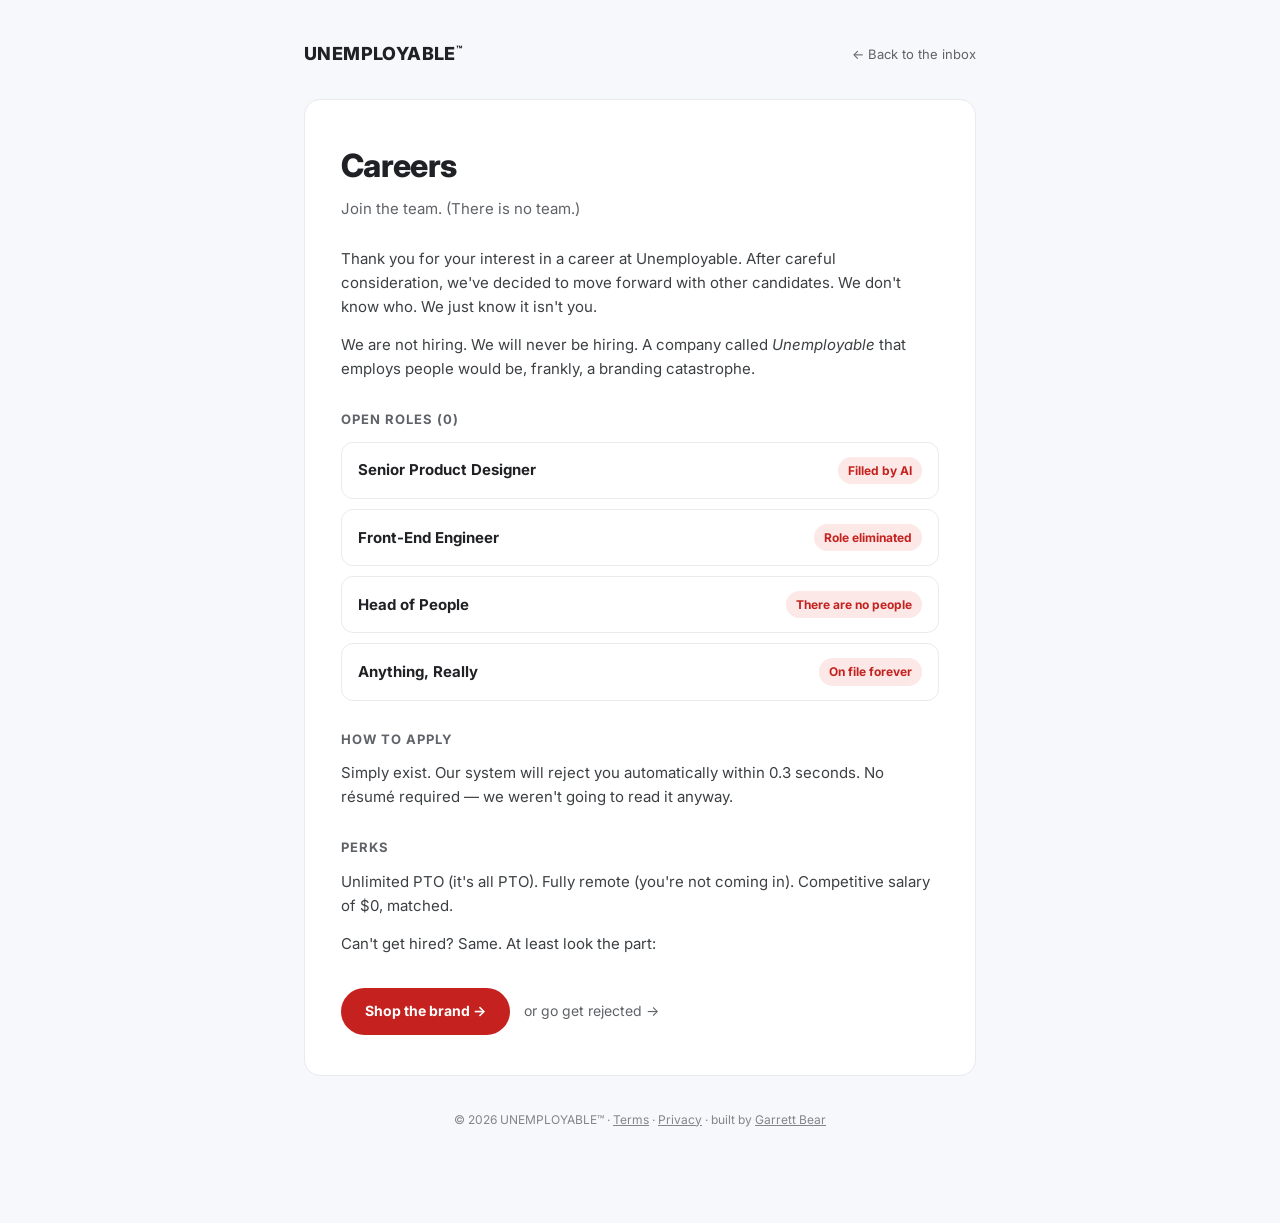
<file: careers.html>
<!DOCTYPE html>
<html lang="en">
<head>
  <meta charset="UTF-8" />
  <meta name="viewport" content="width=device-width, initial-scale=1.0" />
  <title>Careers — UNEMPLOYABLE™</title>
  <meta name="description" content="Open roles at Unemployable: zero. Forever. It's the whole point." />
  <meta name="robots" content="index,follow" />
  <link rel="icon" type="image/svg+xml" href="favicon.svg" />
  <link rel="preconnect" href="https://fonts.googleapis.com" />
  <link rel="preconnect" href="https://fonts.gstatic.com" crossorigin />
  <link href="https://fonts.googleapis.com/css2?family=Inter:wght@400;500;700;800&display=swap" rel="stylesheet" />
  <style>
    :root{--bg:#f6f8fc;--card:#fff;--text:#202124;--soft:#5f6368;--line:#e8eaed;--accent:#c5221f}
    *{box-sizing:border-box;margin:0;padding:0}
    body{background:var(--bg);color:var(--text);font-family:"Inter",system-ui,Arial,sans-serif;-webkit-font-smoothing:antialiased;line-height:1.6}
    .wrap{max-width:720px;margin:0 auto;padding:40px 24px 80px}
    .top{display:flex;align-items:center;justify-content:space-between;margin-bottom:30px}
    .logo{font-weight:800;letter-spacing:.4px;font-size:18px;text-decoration:none;color:var(--text)}
    .logo sup{font-size:10px}
    .back{font-size:13px;color:var(--soft);text-decoration:none}
    .back:hover{color:var(--text)}
    .card{background:var(--card);border:1px solid var(--line);border-radius:16px;padding:40px 36px}
    h1{font-size:32px;font-weight:800;letter-spacing:-.02em}
    .sub{color:var(--soft);font-size:15px;margin:6px 0 26px}
    h2{font-size:13px;font-weight:700;letter-spacing:1px;text-transform:uppercase;color:var(--soft);margin:28px 0 12px}
    p{font-size:15px;color:#3c4043;margin-bottom:14px}
    .role{border:1px solid var(--line);border-radius:12px;padding:14px 16px;margin-bottom:10px;display:flex;justify-content:space-between;align-items:center;gap:12px}
    .role b{font-size:15px}
    .role span{font-size:12px;font-weight:700;color:var(--accent);background:#fce8e6;border-radius:100px;padding:4px 10px;white-space:nowrap}
    .btn{display:inline-block;margin-top:18px;background:var(--accent);color:#fff;text-decoration:none;font-weight:700;padding:12px 24px;border-radius:24px;font-size:14px}
    .btn:hover{filter:brightness(1.08)}
    .ghost{display:inline-block;margin:18px 0 0 10px;color:var(--soft);text-decoration:none;font-size:14px}
    .ghost:hover{color:var(--text)}
    .foot{margin-top:34px;font-size:12px;color:#80868b;text-align:center}
    .foot a{color:#80868b}
  </style>
</head>
<body>
  <div class="wrap">
    <div class="top">
      <a class="logo" href="https://theunemployable.xyz">UNEMPLOYABLE<sup>™</sup></a>
      <a class="back" href="https://theunemployable.xyz">← Back to the inbox</a>
    </div>
    <div class="card">
      <h1>Careers</h1>
      <p class="sub">Join the team. (There is no team.)</p>

      <p>Thank you for your interest in a career at Unemployable. After careful consideration, we've decided to move forward with other candidates. We don't know who. We just know it isn't you.</p>
      <p>We are not hiring. We will never be hiring. A company called <em>Unemployable</em> that employs people would be, frankly, a branding catastrophe.</p>

      <h2>Open roles (0)</h2>
      <div class="role"><b>Senior Product Designer</b><span>Filled by AI</span></div>
      <div class="role"><b>Front-End Engineer</b><span>Role eliminated</span></div>
      <div class="role"><b>Head of People</b><span>There are no people</span></div>
      <div class="role"><b>Anything, Really</b><span>On file forever</span></div>

      <h2>How to apply</h2>
      <p>Simply exist. Our system will reject you automatically within 0.3 seconds. No résumé required — we weren't going to read it anyway.</p>

      <h2>Perks</h2>
      <p>Unlimited PTO (it's all PTO). Fully remote (you're not coming in). Competitive salary of $0, matched.</p>

      <p>Can't get hired? Same. At least look the part:</p>
      <a class="btn" href="https://shop.theunemployable.xyz">Shop the brand →</a>
      <a class="ghost" href="https://theunemployable.xyz">or go get rejected →</a>
    </div>
    <p class="foot">© <span id="yr">2026</span> UNEMPLOYABLE™ · <a href="/terms">Terms</a> · <a href="/privacy">Privacy</a> · built by <a href="https://garrettbear.com">Garrett Bear</a></p>
  </div>
  <script>document.getElementById("yr").textContent=new Date().getFullYear();</script>
</body>
</html>
</file>
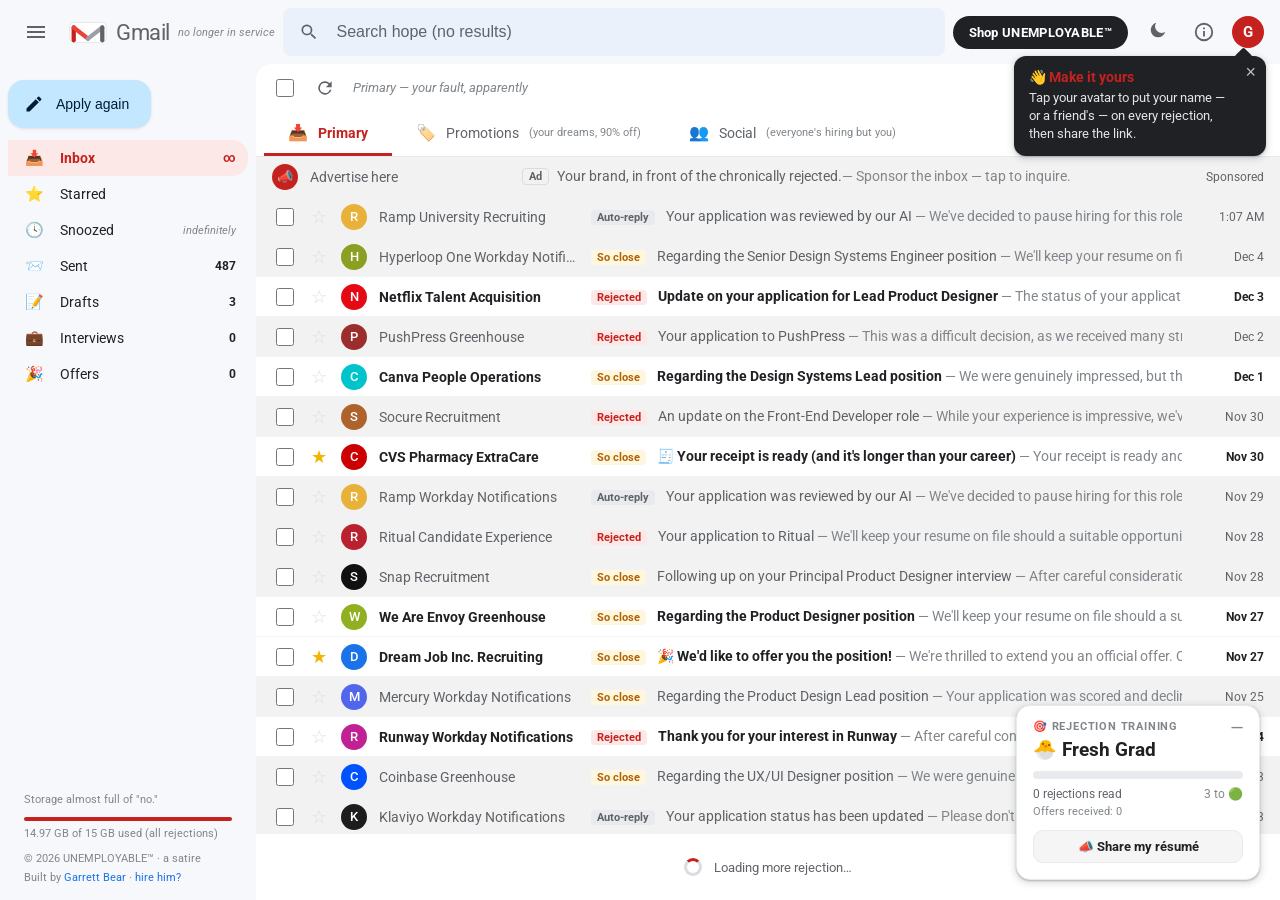
<file: codepen.html>
<!DOCTYPE html>
<html lang="en">
<head>
  <meta charset="UTF-8" />
  <meta name="viewport" content="width=device-width, initial-scale=1.0" />
  <title>Unemployable — An Endless Inbox of Rejection</title>

  <!-- Primary Meta -->
  <meta name="description" content="An endless scroll of automated job rejection emails. Every 'we've decided to move forward with other candidates' you've ever read, forever. A satire by Garrett Bear. Now a clothing brand." />
  <meta name="author" content="Garrett Bear" />
  <meta name="keywords" content="job rejection, unemployable, tech jobs, layoffs, application rejected, job hunt, satire, clothing brand, product designer, front end developer" />
  <meta name="theme-color" content="#ffffff" />
  <link rel="canonical" href="https://theunemployable.xyz/" />

  <!-- Open Graph -->
  <meta property="og:type" content="website" />
  <meta property="og:site_name" content="Unemployable" />
  <meta property="og:title" content="Unemployable — An Endless Inbox of Rejection" />
  <meta property="og:description" content="Scroll back through every automated 'unfortunately we won't be moving forward' email, forever. A clothing brand for the chronically applied-but-never-hired." />
  <meta property="og:url" content="https://theunemployable.xyz/" />
  <meta property="og:image" content="https://theunemployable.xyz/og-image.png" />
  <meta property="og:image:secure_url" content="https://theunemployable.xyz/og-image.png" />
  <meta property="og:image:type" content="image/png" />
  <meta property="og:image:width" content="1200" />
  <meta property="og:image:height" content="630" />
  <meta property="og:image:alt" content="An inbox full of unread job rejection emails." />

  <!-- Twitter -->
  <meta name="twitter:card" content="summary_large_image" />
  <meta name="twitter:title" content="Unemployable — An Endless Inbox of Rejection" />
  <meta name="twitter:description" content="An endless scroll of automated job rejection emails. You are not a culture fit. Forever." />
  <meta name="twitter:image" content="https://theunemployable.xyz/og-image.png" />

  <link rel="icon" type="image/svg+xml" href="favicon.svg" />
  <link rel="icon" type="image/png" sizes="32x32" href="favicon-32.png" />
  <link rel="apple-touch-icon" href="apple-touch-icon.png" />
  <link rel="preconnect" href="https://fonts.googleapis.com" />
  <link rel="preconnect" href="https://fonts.gstatic.com" crossorigin />
  <link href="https://fonts.googleapis.com/css2?family=Roboto:wght@400;500;700&display=swap" rel="stylesheet" />
  <!-- Vercel Web Analytics (turn on Web Analytics in the Vercel project dashboard) -->

  <style>
/* ===========================================================
   UNEMPLOYABLE — a Gmail-flavored endless inbox of rejection
   Satire. Not affiliated with Google. See disclaimer.
   =========================================================== */

:root {
  --bg: #f6f8fc;
  --surface: #ffffff;
  --line: #e8eaed;
  --text: #202124;
  --text-soft: #5f6368;
  --text-faint: #80868b;
  --accent: #c5221f;        /* rejection red */
  --accent-soft: #fce8e6;
  --blue: #1a73e8;
  --unread: #202124;
  --read: #5f6368;
  --hover: #f5f5f5;
  --shadow: 0 1px 2px rgba(60,64,67,.3), 0 2px 6px 2px rgba(60,64,67,.15);
  --radius: 16px;
  --sidebar-w: 256px;
  --topbar-h: 64px;
}

* { box-sizing: border-box; }

html, body {
  margin: 0;
  padding: 0;
  height: 100%;
  background: var(--bg);
  color: var(--text);
  font-family: "Roboto", Arial, sans-serif;
  -webkit-font-smoothing: antialiased;
}

svg { fill: currentColor; }

.icon-btn {
  background: none;
  border: none;
  color: var(--text-soft);
  width: 40px;
  height: 40px;
  border-radius: 50%;
  display: inline-flex;
  align-items: center;
  justify-content: center;
  cursor: pointer;
  transition: background .15s;
  flex: none;
}
.icon-btn:hover { background: rgba(60,64,67,.08); }

/* ===== Top bar ===== */
.topbar {
  height: var(--topbar-h);
  background: var(--bg);
  display: flex;
  align-items: center;
  gap: 8px;
  padding: 0 16px;
  position: sticky;
  top: 0;
  z-index: 30;
}
.topbar-left { display: flex; align-items: center; gap: 4px; min-width: var(--sidebar-w); }
.logo { display: flex; align-items: center; gap: 8px; text-decoration: none; padding-left: 8px; }
.logo-mark { display: block; flex: none; }
.logo-word { font-size: 22px; color: var(--text-soft); font-weight: 400; letter-spacing: -.5px; align-self: center; }
.logo-sub { font-size: 11px; color: var(--text-faint); font-style: italic; align-self: center; }

.topbar-search {
  flex: 1;
  max-width: 720px;
  display: flex;
  align-items: center;
  background: #eaf1fb;
  border-radius: 8px;
  padding: 2px 6px;
  height: 48px;
  transition: background .15s, box-shadow .15s;
}
.topbar-search:focus-within { background: #fff; box-shadow: var(--shadow); }
.topbar-search input {
  flex: 1; border: none; background: transparent; outline: none;
  font-size: 16px; color: var(--text); padding: 0 8px;
}
/* Readable placeholder in both themes (Chrome's default fails AA on dark). */
.topbar-search input::placeholder { color: var(--text-soft); opacity: 1; }
.search-icon { color: var(--text-soft); }

/* Visible keyboard focus everywhere interactive (WCAG 2.4.7). */
a:focus-visible, button:focus-visible, input:focus-visible,
.tab:focus-visible, .email-row:focus-visible {
  outline: 2px solid var(--blue);
  outline-offset: -2px;
  border-radius: 4px;
}
.email-row:focus-visible { outline-offset: -2px; z-index: 2; }

.topbar-right { display: flex; align-items: center; gap: 8px; margin-left: auto; }
.shop-cta {
  background: var(--text); color: #fff; text-decoration: none;
  font-weight: 700; font-size: 13px; letter-spacing: .3px;
  padding: 9px 16px; border-radius: 20px; white-space: nowrap;
  transition: transform .12s, background .15s;
}
.shop-cta:hover { background: var(--accent); transform: translateY(-1px); }
.avatar-me {
  width: 32px; height: 32px; border-radius: 50%;
  background: var(--accent); color: #fff; font-weight: 700;
  display: flex; align-items: center; justify-content: center; font-size: 15px;
  border: none; cursor: pointer; font-family: inherit; padding: 0;
  transition: transform .12s, filter .2s;
}
.avatar-me:hover { transform: scale(1.08); filter: brightness(1.05); }
/* one-time attention pulse while the coachmark is up */
@keyframes avatarPulse {
  0%   { box-shadow: 0 0 0 0 rgba(197,34,31,.55); }
  70%  { box-shadow: 0 0 0 13px rgba(197,34,31,0); }
  100% { box-shadow: 0 0 0 0 rgba(197,34,31,0); }
}
.avatar-me.pulse { animation: avatarPulse 1.6s ease-out 4; }

/* ===== Layout ===== */
.layout { display: flex; height: calc(100vh - var(--topbar-h)); }

/* Desktop: hamburger collapses the sidebar (Gmail-style) */
@media (min-width: 901px) {
  .sidebar { transition: width .22s ease, padding .22s ease, opacity .2s ease; }
  body.nav-collapsed .sidebar { width: 0; padding-left: 0; padding-right: 0; overflow: hidden; opacity: 0; }
}

/* ===== First-visit coachmark (points at the avatar) ===== */
.coachmark {
  position: fixed; top: 56px; right: 14px; z-index: 70; width: 252px;
  background: #202124; color: #fff; border-radius: 12px; padding: 13px 30px 13px 15px;
  box-shadow: var(--shadow); font-family: "Roboto", Arial, sans-serif; animation: coachIn .3s ease;
}
.coachmark[hidden] { display: none; }
.coachmark strong { display: block; font-size: 14px; color: var(--accent); margin-bottom: 4px; }
.coachmark p { margin: 0; font-size: 12.5px; line-height: 1.45; color: rgba(255,255,255,.88); }
.coach-arrow { position: absolute; top: -6px; right: 16px; width: 13px; height: 13px; background: #202124; transform: rotate(45deg); border-radius: 2px; }
.coach-x { position: absolute; top: 5px; right: 8px; background: none; border: none; color: rgba(255,255,255,.7); font-size: 18px; line-height: 1; cursor: pointer; padding: 2px; }
.coach-x:hover { color: #fff; }
@keyframes coachIn { from { opacity: 0; transform: translateY(-6px); } to { opacity: 1; transform: none; } }
@media (max-width: 900px) { .coachmark { top: 52px; right: 8px; width: 220px; } }

/* ===== Sidebar ===== */
.sidebar {
  width: var(--sidebar-w);
  flex: none;
  padding: 8px 8px 8px 8px;
  display: flex;
  flex-direction: column;
  overflow-y: auto;
}
.compose {
  display: flex; align-items: center; gap: 12px;
  background: #c2e7ff; color: #001d35; border: none;
  border-radius: 16px; padding: 14px 22px 14px 16px;
  font-size: 14px; font-weight: 500; cursor: pointer;
  box-shadow: 0 1px 3px rgba(0,0,0,.1); margin: 8px 0 12px 0;
  align-self: flex-start; transition: box-shadow .15s, background .15s;
}
.compose:hover { box-shadow: var(--shadow); background: #b3e0ff; }

.folders { display: flex; flex-direction: column; }
.folder {
  display: flex; align-items: center; gap: 16px;
  padding: 0 12px 0 16px; height: 36px; border-radius: 0 16px 16px 0;
  font-size: 14px; color: var(--text); cursor: pointer; text-decoration: none;
  font-weight: 400;
}
.folder:hover { background: #eaeaea; }
.folder.active { background: var(--accent-soft); color: var(--accent); font-weight: 700; }
.f-ic { width: 20px; text-align: center; font-size: 15px; }
.f-count { margin-left: auto; font-size: 12px; font-weight: 700; }
.folder.active .f-count { color: var(--accent); }
.f-note { margin-left: auto; font-size: 11px; color: var(--text-faint); font-style: italic; }

.sidebar-foot { margin-top: auto; padding: 16px 16px 8px; font-size: 11px; color: var(--text-faint); }
.storage-bar { height: 4px; background: #e0e0e0; border-radius: 2px; overflow: hidden; margin: 6px 0; }
.storage-bar span { display: block; height: 100%; width: 99.8%; background: var(--accent); }
.storage-txt { margin: 2px 0 0; }
.copyright { margin: 12px 0 0; font-size: 11px; color: var(--text-faint); }
.about-card .copyright { margin-top: 14px; }
.built-by { margin: 6px 0 0; font-size: 11px; color: var(--text-faint); }
.built-by a { color: var(--blue); text-decoration: none; }
.built-by a:hover { text-decoration: underline; }
.about-credit {
  font-size: 13px; line-height: 1.6; color: var(--text);
  background: var(--accent-soft); border-radius: 10px; padding: 12px 14px; margin: 8px 0 4px;
}
.about-credit a { color: var(--accent); font-weight: 700; text-decoration: none; }
.about-credit a:hover { text-decoration: underline; }
.about-links { margin: 8px 0 0; font-size: 11px; color: var(--text-faint); }
.about-links a { color: var(--text-faint); text-decoration: underline; }
.about-links a:hover { color: var(--accent); }
.about-links .ver { opacity: .7; }
.about-follow { font-size: 13px; color: var(--text-soft); margin: 4px 0 14px; }
.about-follow a { color: var(--accent); font-weight: 700; text-decoration: none; }
.about-follow a:hover { text-decoration: underline; }

/* ===== Inbox ===== */
.inbox {
  flex: 1;
  background: var(--surface);
  border-radius: var(--radius) 0 0 0;
  margin-top: 0;
  display: flex;
  flex-direction: column;
  overflow: hidden;
}
.inbox-toolbar {
  display: flex; align-items: center; gap: 8px;
  padding: 6px 16px; height: 48px; flex: none;
  border-bottom: 1px solid transparent;
}
.row-check { width: 18px; height: 18px; accent-color: var(--text-soft); cursor: pointer; }
.toolbar-label { font-size: 13px; color: var(--text-faint); font-style: italic; }
.toolbar-right { margin-left: auto; font-size: 12px; color: var(--text-soft); }

.tabs { display: flex; border-bottom: 1px solid var(--line); padding: 0 8px; flex: none; }
.tab {
  display: flex; align-items: center; gap: 10px;
  padding: 0 24px; height: 44px; font-size: 14px; color: var(--text-soft);
  cursor: pointer; border-bottom: 3px solid transparent; max-width: 280px;
}
.tab small { color: var(--text-faint); font-size: 11px; }
.tab.active { color: var(--accent); border-bottom-color: var(--accent); font-weight: 700; }
.tab:hover:not(.active) { background: var(--hover); }
.tab-ic { font-size: 16px; }

.email-list { list-style: none; margin: 0; padding: 0; overflow-y: auto; flex: 1; }

.email-row {
  display: flex; align-items: center; gap: 12px;
  padding: 0 16px; height: 40px; cursor: pointer;
  border-bottom: 1px solid #f1f3f4; position: relative;
  transition: box-shadow .1s;
}
.email-row:hover { box-shadow: inset 1px 0 0 #dadce0, inset -1px 0 0 #dadce0, 0 1px 2px 0 rgba(60,64,67,.3), 0 1px 3px 1px rgba(60,64,67,.15); z-index: 1; }
.email-row.unread { background: #fff; }
.email-row.read { background: #f2f2f2; }
.email-row.unread .er-sender,
.email-row.unread .er-subject { font-weight: 700; color: var(--unread); }
.email-row.read .er-sender,
.email-row.read .er-subject { font-weight: 400; color: var(--read); }

.er-check { width: 18px; height: 18px; accent-color: var(--text-soft); flex: none; }
.er-star {
  color: #dadce0; font-size: 18px; line-height: 1; cursor: pointer; flex: none;
  width: 20px; text-align: center; user-select: none;
}
.er-star.on { color: #f4b400; }
.er-avatar {
  width: 26px; height: 26px; border-radius: 50%; flex: none;
  display: flex; align-items: center; justify-content: center;
  color: #fff; font-size: 13px; font-weight: 500;
}
.er-sender { width: 200px; flex: none; overflow: hidden; text-overflow: ellipsis; white-space: nowrap; font-size: 14px; }
.er-main { flex: 1; overflow: hidden; white-space: nowrap; font-size: 14px; min-width: 0; }
.er-subject { color: var(--text); }
.er-snippet { color: var(--text-faint); font-weight: 400; }
.er-snippet::before { content: "— "; }   /* desktop inline dash; removed on mobile */
.er-label {
  display: inline-block; font-size: 11px; font-weight: 700; padding: 1px 6px;
  border-radius: 4px; margin-right: 8px; vertical-align: middle;
}
.lbl-rejected { background: var(--accent-soft); color: var(--accent); }
.lbl-ghosted  { background: #e8eaed; color: #5f6368; }
.lbl-final    { background: #fef7e0; color: #b06000; }
.lbl-promo    { background: #e8f0fe; color: #1a73e8; }
.lbl-social   { background: #e6f4ea; color: #137333; }
.lbl-ad       { background: transparent; color: #5f6368; border: 1px solid #dadce0; }
/* sponsored row — subtle tint + tiny "Ad" chip, Gmail-style */
.ad-row { background: #f6faff; }
.ad-row:hover { background: #eef5ff; }

/* Ad creative inside the opened sponsored email */
.ad-creative-link { display: block; margin: 4px 0 4px; }
.ad-creative { width: 100%; height: auto; border-radius: 10px; display: block; }
.ad-disc { margin-top: 16px; font-size: 11.5px; color: var(--text-faint); }
.ad-disc a { color: var(--blue); text-decoration: none; }
.ad-disc a:hover { text-decoration: underline; }
.ad-spec-box {
  aspect-ratio: 1200 / 628; width: 100%; margin: 4px 0 6px;
  border: 2px dashed var(--line); border-radius: 12px; background: #f6faff;
  display: flex; flex-direction: column; align-items: center; justify-content: center; gap: 6px;
}
.ad-spec-box span { font-size: 22px; font-weight: 800; color: var(--text-soft); letter-spacing: -.01em; }
.ad-spec-box small { font-size: 12px; color: var(--text-faint); letter-spacing: .3px; }

/* Rickroll embed overlay */
.rick-overlay {
  position: fixed; inset: 0; z-index: 1000; background: rgba(0,0,0,.82);
  display: flex; align-items: center; justify-content: center; padding: 20px;
}
.rick-overlay[hidden] { display: none; }
.rick-modal { width: min(880px, 96vw); position: relative; }
.rick-frame { position: relative; width: 100%; aspect-ratio: 16 / 9; border-radius: 12px; overflow: hidden; box-shadow: 0 16px 60px rgba(0,0,0,.5); background: #000; }
.rick-frame iframe { position: absolute; inset: 0; width: 100%; height: 100%; border: 0; }
.rick-close {
  position: absolute; top: -42px; right: 0; width: 34px; height: 34px; border-radius: 50%;
  border: none; background: rgba(255,255,255,.15); color: #fff; font-size: 22px; line-height: 1;
  cursor: pointer; transition: background .15s;
}
.rick-close:hover { background: rgba(255,255,255,.3); }
.rick-cap { margin: 14px 2px 0; color: #f1f3f4; font-size: 13.5px; text-align: center; }
.rick-cap a { color: #8ab4f8; text-decoration: none; font-weight: 600; }
@media (max-width: 600px) { .rick-close { top: -38px; } }
.ad-empty { cursor: pointer; }
.er-date { width: 70px; flex: none; text-align: right; font-size: 12px; color: var(--text-soft); }
.email-row.unread .er-date { font-weight: 700; color: var(--text); }
.er-date .row-hover-ic { display: none; }

/* ===== Loader ===== */
.loader {
  display: flex; align-items: center; justify-content: center; gap: 12px;
  padding: 24px; color: var(--text-soft); font-size: 13px;
}
.spinner {
  width: 18px; height: 18px; border: 3px solid #dadce0;
  border-top-color: var(--accent); border-radius: 50%;
  animation: spin .8s linear infinite;
}
@keyframes spin { to { transform: rotate(360deg); } }

/* ===== Email modal ===== */
.modal-overlay {
  position: fixed; inset: 0; background: rgba(32,33,36,.6);
  z-index: 50; display: flex; align-items: flex-start; justify-content: center;
  padding: 40px 16px; overflow-y: auto;
  animation: fade .15s ease;
}
/* The hidden attribute must win over display:flex, or modals never close. */
.modal-overlay[hidden] { display: none !important; }
@keyframes fade { from { opacity: 0; } to { opacity: 1; } }
.modal {
  background: var(--surface); width: 100%; max-width: 860px;
  border-radius: 16px; box-shadow: var(--shadow); overflow: hidden;
  animation: pop .18s ease;
}
@keyframes pop { from { transform: translateY(8px) scale(.99); opacity: .6; } to { transform: none; opacity: 1; } }
.modal-toolbar {
  display: flex; align-items: center; gap: 4px;
  padding: 6px 12px; border-bottom: 1px solid var(--line);
}
.modal-tool-icons { display: flex; gap: 2px; margin-left: 8px; }
.modal-body { padding: 24px 32px 36px; }

.mb-subject { font-size: 22px; font-weight: 400; margin: 0 0 18px; display: flex; align-items: center; gap: 10px; flex-wrap: wrap; }
.mb-head { display: flex; align-items: flex-start; gap: 14px; margin-bottom: 22px; }
.mb-avatar {
  width: 40px; height: 40px; border-radius: 50%; flex: none;
  display: flex; align-items: center; justify-content: center;
  color: #fff; font-weight: 500; font-size: 18px;
}
.mb-meta { flex: 1; min-width: 0; }
.mb-from { font-size: 14px; font-weight: 700; color: var(--text); }
.mb-email { font-size: 13px; color: var(--text-soft); font-weight: 400; }
.mb-to { font-size: 12px; color: var(--text-soft); margin-top: 2px; }
.mb-date { font-size: 12px; color: var(--text-soft); white-space: nowrap; }
.mb-content { font-size: 14px; line-height: 1.7; color: #3c4043; }
.mb-content p { margin: 0 0 14px; }
.mb-content .sig { color: var(--text-soft); }
.mb-cta {
  margin-top: 28px; padding: 18px 20px; border: 1px dashed var(--accent);
  border-radius: 12px; background: var(--accent-soft); text-align: center;
}
.mb-cta p { margin: 0 0 10px; font-size: 14px; color: var(--accent); font-weight: 500; }
.mb-cta a {
  display: inline-block; background: var(--text); color: #fff; text-decoration: none;
  font-weight: 700; padding: 10px 22px; border-radius: 20px; font-size: 13px;
  letter-spacing: .3px; transition: background .15s;
}
.mb-cta a:hover { background: var(--accent); }
.mb-actions { margin-top: 24px; display: flex; gap: 12px; }
.mb-btn {
  border: 1px solid var(--line); background: #fff; color: var(--text-soft);
  border-radius: 18px; padding: 8px 20px; font-size: 14px; cursor: pointer;
  display: inline-flex; align-items: center; gap: 8px; font-family: inherit;
}
.mb-btn:hover { background: var(--hover); }
.mb-btn.primary { background: var(--accent); color: #fff; border-color: var(--accent); }
.mb-btn.primary:hover { background: #a81b19; }
.mb-actions { flex-wrap: wrap; }

/* ===== Personalize modal ===== */
.pz-label { display: block; font-size: 12px; font-weight: 700; color: var(--text-soft); text-transform: uppercase; letter-spacing: .5px; margin: 14px 0 6px; }
.pz-input {
  width: 100%; height: 44px; border: 1px solid var(--line); border-radius: 10px;
  padding: 0 14px; font-size: 15px; font-family: inherit; color: var(--text);
  background: var(--surface); transition: border-color .15s;
}
.pz-input:focus { outline: none; border-color: var(--accent); }
.pz-actions { display: flex; gap: 10px; align-items: center; margin-top: 20px; flex-wrap: wrap; }
.pz-apply { margin: 0 !important; cursor: pointer; border: none; font-family: inherit; }
.pz-note { font-size: 12.5px; color: var(--text-faint); margin-top: 12px; min-height: 16px; }
.pz-note.ok { color: var(--accent); font-weight: 700; }

/* Easter-egg email styling */
.egg .mb-content { font-family: "Courier New", monospace; }

/* ===== About / disclaimer ===== */
.about-card {
  background: #fff; max-width: 540px; width: 100%; border-radius: 18px;
  padding: 40px 36px 32px; position: relative; box-shadow: var(--shadow);
  animation: pop .2s ease; margin: auto;
}
.about-close {
  position: absolute; top: 14px; right: 18px; background: none; border: none;
  font-size: 28px; line-height: 1; color: var(--text-soft); cursor: pointer;
}
.about-card h2 { margin: 0; font-size: 30px; letter-spacing: 1px; }
.about-tag { margin: 4px 0 20px; color: var(--accent); font-weight: 700; letter-spacing: 1px; text-transform: uppercase; font-size: 13px; }
.about-card p { font-size: 14px; line-height: 1.65; color: #3c4043; }
.about-shop {
  display: inline-block; background: var(--text); color: #fff; text-decoration: none;
  font-weight: 700; padding: 12px 26px; border-radius: 22px; margin: 12px 0 20px;
  letter-spacing: .3px; transition: background .15s;
}
.about-shop:hover { background: var(--accent); }

/* Waitlist signup (ported from the shop) */
.about-waitlist { margin: 4px 0 18px; padding: 16px 18px; background: #f6faff; border: 1px solid var(--line); border-radius: 14px; }
.aw-title { margin: 0 0 12px !important; font-weight: 700; font-size: 14px !important; color: var(--text) !important; }
.signup { display: flex; gap: 8px; background: #fff; border: 1px solid var(--line); border-radius: 26px; padding: 5px 5px 5px 16px; }
.signup input[type=email] { flex: 1; min-width: 0; border: none; outline: none; background: transparent; font: inherit; font-size: 14px; color: var(--text); }
.signup input[type=email]::placeholder { color: var(--text-faint); }
.signup .hp { position: absolute; left: -9999px; width: 1px; height: 1px; opacity: 0; }
.signup button { flex: none; border: none; cursor: pointer; background: var(--blue); color: #fff; font-weight: 700; font-size: 13px; padding: 0 20px; height: 38px; border-radius: 22px; font-family: inherit; transition: background .15s; }
.signup button:hover { background: #1666c9; }
.signup-done { height: 38px; display: flex; align-items: center; justify-content: center; width: 100%; color: var(--accent); font-weight: 700; font-size: 15px; }
.signup-note { margin: 8px 2px 0 !important; font-size: 12px !important; color: var(--text-faint) !important; }
.signup-note.err { color: var(--accent) !important; }
.signup-note.ok { color: #188038 !important; }
.form-fallback { margin: 6px 2px 0 !important; font-size: 11.5px !important; color: var(--text-faint) !important; }
.form-fallback a { color: var(--blue); }

.disclaimer { font-size: 11.5px; color: var(--text-faint); line-height: 1.6; border-top: 1px solid var(--line); padding-top: 16px; }
.disclaimer a, .cvs-egg a { color: var(--blue); }
.cvs-egg { font-size: 12px; color: var(--text-faint); }

/* ===== Mobile (native-app feel) — desktop is untouched ===== */
.mobile-only { display: none; }
.mobile-tabs, .fab-compose, .scrim { display: none; }

@media (max-width: 900px) {
  :root { --topbar-h: 58px; }
  .mobile-only { display: flex; }

  /* --- top bar: hamburger + search pill + avatar --- */
  .topbar { padding: 8px 10px; gap: 8px; }
  .topbar-left { min-width: 0; flex: none; gap: 0; }
  .logo { display: none; }
  .shop-cta, #themeBtn, #aboutBtn { display: none; }
  .topbar-search { flex: 1; height: 44px; max-width: none; }
  .topbar-right { flex: none; margin-left: 0; gap: 4px; }

  /* --- slide-in drawer --- */
  .sidebar {
    position: fixed; top: 0; left: 0; bottom: 0; width: 300px; max-width: 86vw;
    background: var(--bg); z-index: 60; transform: translateX(-100%);
    transition: transform .25s cubic-bezier(.2,.8,.2,1); box-shadow: var(--shadow);
    padding-top: 4px; overscroll-behavior: contain;
  }
  .sidebar.open { transform: none; }
  .scrim { display: block; position: fixed; inset: 0; z-index: 55; background: rgba(0,0,0,.45); animation: fade .2s ease; }
  .scrim[hidden] { display: none; }
  .drawer-brand { align-items: center; gap: 10px; padding: 12px 16px 14px; border-bottom: 1px solid var(--line); margin-bottom: 6px; }
  .drawer-brand .logo-word { display: inline; font-size: 20px; color: var(--text-soft); }
  .drawer-brand .logo-sub { display: inline; font-size: 10.5px; color: var(--text-faint); font-style: italic; }
  .drawer-extra { flex-direction: column; border-top: 1px solid var(--line); margin: 6px 8px 0; padding-top: 6px; }
  .drawer-item {
    display: flex; align-items: center; gap: 6px; padding: 0 16px; height: 46px; width: 100%;
    border: none; background: none; color: var(--text); font-size: 14px; text-align: left;
    cursor: pointer; border-radius: 0 24px 24px 0; text-decoration: none; font-family: inherit;
  }
  .drawer-item:hover, .drawer-item:active { background: var(--hover); }

  .layout { height: calc(100dvh - var(--topbar-h)); }
  .inbox { border-radius: 0; }

  /* --- strip desktop chrome --- */
  .tabs, .inbox-toolbar { display: none; }

  /* --- native multiline rows --- */
  .email-list { padding-bottom: 84px; }
  .email-row {
    display: grid; grid-template-columns: 44px 1fr auto;
    grid-template-areas: "av sender date" "av subject subject" "av snippet snippet";
    column-gap: 12px; row-gap: 1px; height: auto; min-height: 78px;
    padding: 12px 16px; align-items: start;
  }
  .email-row:hover { box-shadow: none; }
  .er-check, .er-star, .er-label { display: none; }
  .er-avatar { grid-area: av; width: 40px; height: 40px; font-size: 17px; align-self: center; }
  .er-sender { grid-area: sender; width: auto; font-size: 15px; align-self: center; }
  .er-date { grid-area: date; width: auto; font-size: 12px; align-self: center; }
  .er-main { display: contents; }
  .er-subject { grid-area: subject; font-size: 14px; white-space: normal; overflow: hidden;
    display: -webkit-box; -webkit-line-clamp: 1; -webkit-box-orient: vertical; }
  .er-snippet { grid-area: snippet; font-size: 13px; white-space: normal; overflow: hidden;
    display: -webkit-box; -webkit-line-clamp: 2; -webkit-box-orient: vertical; line-height: 1.35; }
  .er-snippet::before { content: ""; }

  /* --- bottom tab bar --- */
  .mobile-tabs {
    display: flex; position: fixed; left: 0; right: 0; bottom: 0; z-index: 50; height: 60px;
    background: var(--surface); border-top: 1px solid var(--line);
    padding-bottom: env(safe-area-inset-bottom, 0);
  }
  .mobile-tab {
    flex: 1; display: flex; flex-direction: column; align-items: center; justify-content: center; gap: 3px;
    border: none; background: none; color: var(--text-faint); font-size: 11px; font-weight: 600;
    cursor: pointer; font-family: inherit;
  }
  .mobile-tab span { font-size: 21px; line-height: 1; }
  .mobile-tab.active { color: var(--accent); }

  /* --- compose FAB --- */
  .fab-compose {
    display: flex; align-items: center; justify-content: center; position: fixed;
    right: 16px; bottom: calc(72px + env(safe-area-inset-bottom, 0)); z-index: 52;
    width: 56px; height: 56px; border-radius: 18px; border: none;
    background: var(--accent); box-shadow: var(--shadow); cursor: pointer;
  }
  .fab-compose svg { width: 26px; height: 26px; fill: #fff; }

  /* --- keep the game HUD clear of the FAB + bottom bar --- */
  .game-hud { right: auto; left: 12px; bottom: calc(72px + env(safe-area-inset-bottom, 0)); width: 210px; }
  .game-pill { right: auto; left: 12px; bottom: calc(72px + env(safe-area-inset-bottom, 0)); }
  .game-best { display: none; }
  .game-toasts { bottom: calc(140px + env(safe-area-inset-bottom, 0)); }

  /* full-screen modals */
  .modal-overlay { padding: 0; }
  .modal { max-width: 100%; min-height: 100vh; border-radius: 0; }
  .modal-body { padding: 18px 18px 28px; }
  .mb-subject { font-size: 18px; }
}

@media (max-width: 520px) {
  .er-sender { font-size: 14px; }
  .game-hud { width: 188px; }
}

/* ===========================================================
   Dark mode — Gmail-style. Toggled via <html data-theme="dark">.
   =========================================================== */
:root[data-theme="dark"] {
  --bg: #1b1c1d;
  --surface: #202124;
  --line: #3c4043;
  --text: #e8eaed;
  --text-soft: #bdc1c6;
  --text-faint: #9aa0a6;
  --accent: #f28b82;            /* lighter red, readable on dark */
  --accent-soft: #3a2a2a;
  --blue: #8ab4f8;
  --hover: #2a2b2e;
  --unread: #e8eaed;            /* bright: unread row sender/subject */
  --read: #bdc1c6;              /* legible grey: read row sender/subject */
  --shadow: 0 1px 2px rgba(0,0,0,.6), 0 2px 6px 2px rgba(0,0,0,.35);
}
:root[data-theme="dark"] .topbar-search { background: #2a2b2e; }
:root[data-theme="dark"] .topbar-search:focus-within { background: #303134; }
:root[data-theme="dark"] .compose { background: #004a77; color: #c2e7ff; box-shadow: 0 1px 3px rgba(0,0,0,.4); }
:root[data-theme="dark"] .compose:hover { background: #00598f; }
:root[data-theme="dark"] .folder:hover { background: #2a2b2e; }
:root[data-theme="dark"] .email-row { border-bottom-color: #2d2e30; }
:root[data-theme="dark"] .email-row.unread { background: #2a2b2e; }
:root[data-theme="dark"] .email-row.read { background: #202124; }
:root[data-theme="dark"] .email-row:hover {
  box-shadow: inset 1px 0 0 #5f6368, inset -1px 0 0 #5f6368, 0 1px 2px 0 rgba(0,0,0,.6);
}
:root[data-theme="dark"] .er-star { color: #5f6368; }
:root[data-theme="dark"] .storage-bar { background: #3c4043; }
:root[data-theme="dark"] .shop-cta { background: #e8eaed; color: #202124; }
:root[data-theme="dark"] .shop-cta:hover { background: var(--accent); color: #202124; }
:root[data-theme="dark"] .avatar-me { background: var(--accent); color: #202124; }
:root[data-theme="dark"] .compose,
:root[data-theme="dark"] .icon-btn { color: var(--text-soft); }
:root[data-theme="dark"] .icon-btn:hover { background: rgba(232,234,237,.1); }
:root[data-theme="dark"] .about-card { background: #2a2b2e; }
:root[data-theme="dark"] .about-card p { color: #d6d8db; }                 /* was #3c4043 — invisible on dark */
:root[data-theme="dark"] .about-shop { background: #e8eaed; color: #202124; }  /* was light-on-light */
:root[data-theme="dark"] .about-shop:hover { background: var(--accent); color: #202124; }
:root[data-theme="dark"] .about-waitlist { background: #1c2530; border-color: #3c4043; }
:root[data-theme="dark"] .aw-title { color: #e8eaed !important; }
:root[data-theme="dark"] .signup { background: #2a2b2e; border-color: #3c4043; }
:root[data-theme="dark"] .signup input[type=email] { color: #e8eaed; }
:root[data-theme="dark"] .signup button { background: #8ab4f8; color: #202124; }
:root[data-theme="dark"] .signup button:hover { background: #aecbfa; }
:root[data-theme="dark"] .mb-content { color: #e8eaed; }
:root[data-theme="dark"] .mb-content .sig { color: var(--text-soft); }
:root[data-theme="dark"] .mb-btn { background: transparent; color: var(--text-soft); border-color: var(--line); }
:root[data-theme="dark"] .mb-btn:hover { background: var(--hover); }
:root[data-theme="dark"] .mb-btn.primary { background: var(--accent); color: #202124; border-color: var(--accent); }
:root[data-theme="dark"] .mb-btn.primary:hover { background: #f6a59e; }
:root[data-theme="dark"] .pz-input { background: #1f1f1f; }
:root[data-theme="dark"] .logo-mark rect { fill: #2a2b2e; stroke: #3c4043; }
/* keep promo/social chips readable on dark */
:root[data-theme="dark"] .lbl-ghosted { background: #3c4043; color: #bdc1c6; }
:root[data-theme="dark"] .lbl-final { background: #3a3320; color: #fdd663; }
:root[data-theme="dark"] .lbl-promo { background: #1f2a3d; color: #8ab4f8; }
:root[data-theme="dark"] .lbl-social { background: #1e2e22; color: #81c995; }
:root[data-theme="dark"] .lbl-ad { background: transparent; color: #9aa0a6; border-color: #3c4043; }
:root[data-theme="dark"] .ad-row { background: #1c2530; }
:root[data-theme="dark"] .ad-row:hover { background: #20303f; }
:root[data-theme="dark"] .ad-spec-box { background: #1c2530; border-color: #3c4043; }
:root[data-theme="dark"] .mb-cta { background: var(--accent-soft); }
:root[data-theme="dark"] .mb-cta a { background: #e8eaed; color: #202124; }
:root[data-theme="dark"] .mb-cta a:hover { background: var(--accent); }
:root[data-theme="dark"] .row-check,
:root[data-theme="dark"] .er-check { accent-color: #8ab4f8; }

/* ===========================================================
   Rejection Training — gamification HUD
   =========================================================== */
.game-hud {
  position: fixed; right: 20px; bottom: 20px; width: 244px; z-index: 45;
  background: var(--surface); border: 1px solid var(--line); border-radius: 14px;
  box-shadow: var(--shadow); padding: 14px 16px 16px; font-family: "Roboto", Arial, sans-serif;
  animation: hudIn .35s cubic-bezier(.2,.8,.2,1);
}
@keyframes hudIn { from { transform: translateY(20px); opacity: 0; } to { transform: none; opacity: 1; } }
.game-hud.hidden { display: none; }
.game-min {
  position: absolute; top: 8px; right: 10px; width: 24px; height: 24px; border: none;
  background: none; color: var(--text-faint); font-size: 20px; line-height: 1; cursor: pointer;
  border-radius: 50%;
}
.game-min:hover { background: var(--hover); color: var(--text); }
.game-title { font-size: 11px; font-weight: 700; letter-spacing: .8px; text-transform: uppercase; color: var(--text-faint); }
.game-rank { font-size: 19px; font-weight: 700; color: var(--text); margin: 6px 0 10px; line-height: 1.15; }
.game-bar { height: 8px; background: var(--line); border-radius: 5px; overflow: hidden; }
.game-bar span {
  display: block; height: 100%; width: 0%; border-radius: 5px;
  background: linear-gradient(90deg, var(--accent), #ef9a93);
  transition: width .5s cubic-bezier(.2,.8,.2,1);
}
.game-stats { display: flex; justify-content: space-between; gap: 8px; margin-top: 8px; font-size: 12px; color: var(--text-soft); }
.game-stats #gameNext { color: var(--text-faint); white-space: nowrap; }
.game-best { margin-top: 4px; font-size: 11px; color: var(--text-faint); }

.game-pill {
  position: fixed; right: 20px; bottom: 20px; z-index: 45; border: 1px solid var(--line);
  background: var(--surface); color: var(--text); border-radius: 22px; padding: 9px 15px;
  font-size: 14px; font-weight: 700; cursor: pointer; box-shadow: var(--shadow);
  display: inline-flex; align-items: center; gap: 6px; font-family: "Roboto", Arial, sans-serif;
}
.game-pill[hidden] { display: none; }
.game-pill:hover { border-color: var(--accent); }

.game-toasts {
  position: fixed; left: 50%; bottom: 28px; transform: translateX(-50%);
  z-index: 60; display: flex; flex-direction: column; gap: 10px; align-items: center;
  pointer-events: none; width: max-content; max-width: 90vw;
}
.game-toast {
  background: var(--text); color: var(--surface); padding: 12px 20px; border-radius: 24px;
  font-size: 14px; font-weight: 600; box-shadow: var(--shadow); font-family: "Roboto", Arial, sans-serif;
  animation: toastIn .3s ease, toastOut .4s ease 3.1s forwards;
  display: flex; align-items: center; gap: 10px; pointer-events: auto;
}
.game-toast .t-emoji { font-size: 20px; }
.game-toast.shop { background: var(--accent); color: #fff; cursor: pointer; }
.game-toast.shop a { color: #fff; text-decoration: underline; font-weight: 800; }
@keyframes toastIn { from { transform: translateY(16px) scale(.96); opacity: 0; } to { transform: none; opacity: 1; } }
@keyframes toastOut { to { transform: translateY(8px); opacity: 0; } }

.game-share {
  margin-top: 12px; width: 100%; border: 1px solid var(--line); background: var(--hover);
  color: var(--text); border-radius: 10px; padding: 8px; font-size: 12.5px; font-weight: 700;
  cursor: pointer; font-family: "Roboto", Arial, sans-serif;
}
.game-share:hover { border-color: var(--accent); color: var(--accent); }

/* ===== Shareable Rejection Résumé ===== */
.share-wrap {
  background: var(--surface); max-width: 520px; width: 100%; margin: auto; border-radius: 18px;
  padding: 28px 28px 24px; position: relative; box-shadow: var(--shadow); animation: pop .2s ease;
}
.share-h { margin: 0 0 16px; font-size: 22px; color: var(--text); }
.share-card {
  border-radius: 16px; padding: 30px 24px; text-align: center; color: #fff;
  background: radial-gradient(120% 140% at 50% 0%, #2a2b2e 0%, #15171a 72%);
  border: 1px solid #0c0d0f;
}
.sc-top { font-size: 11px; letter-spacing: 2px; color: #9aa0a6; font-weight: 700; }
.sc-emoji { font-size: 62px; line-height: 1; margin: 14px 0 8px; }
.sc-rank { font-size: 26px; font-weight: 800; letter-spacing: .3px; }
.sc-count { font-size: 16px; color: #e8eaed; margin-top: 12px; }
.sc-count span { color: #f28b82; font-weight: 800; }
.sc-sub { font-size: 13px; color: #9aa0a6; margin-top: 4px; }
.sc-url { font-size: 12px; color: #71757c; margin-top: 16px; letter-spacing: 1px; }
.share-actions { display: flex; gap: 10px; margin-top: 18px; flex-wrap: wrap; }
.share-btn {
  flex: 1; min-width: 110px; text-align: center; border: 1px solid var(--line); background: var(--surface);
  color: var(--text); border-radius: 22px; padding: 11px 14px; font-size: 14px; font-weight: 700;
  cursor: pointer; text-decoration: none; font-family: "Roboto", Arial, sans-serif;
}
.share-btn:hover { background: var(--hover); }
.share-btn.primary { background: var(--text); color: var(--surface); border-color: var(--text); }
.share-btn.primary:hover { background: var(--accent); border-color: var(--accent); color: #fff; }
#shareCanvas { display: none; }

/* sidebar counter reactions */
.f-count.faking { color: #34a853 !important; display: inline-block; transform: scale(1.3); transition: transform .2s; }
.f-count.struck { text-decoration: line-through; opacity: .55; }

@media (max-width: 600px) {
  .game-hud { right: 12px; bottom: 12px; width: 200px; padding: 12px 13px 13px; }
  .game-rank { font-size: 17px; }
  .game-best { display: none; }
  .game-pill { right: 12px; bottom: 12px; }
  .share-wrap { margin: 12px; padding: 22px 18px 18px; }
  .share-actions { flex-direction: column; }
}

/* ===== Final Boss prank ===== */
.offer-prank {
  position: fixed; inset: 0; z-index: 75; display: flex; align-items: center; justify-content: center;
  background: rgba(8,9,10,.72); padding: 24px; animation: fade .2s ease;
}
.offer-prank[hidden] { display: none; }
.offer-card {
  background: var(--surface); border: 1px solid var(--line); border-radius: 20px;
  padding: 40px 36px; max-width: 460px; text-align: center; box-shadow: var(--shadow);
  animation: pop .25s ease; transition: background .3s;
}
.offer-emoji { font-size: 72px; line-height: 1; }
.offer-card h2 { margin: 14px 0 8px; font-size: 30px; letter-spacing: .5px; color: #34a853; }
.offer-card p { margin: 0; font-size: 15px; line-height: 1.6; color: var(--text-soft); }
.offer-card.rescinded h2 { color: var(--accent); }
#shareCanvas { display: none; }

#confettiCanvas {
  position: fixed; inset: 0; z-index: 80; pointer-events: none;
}

</style>

  <!-- SEO: structured data -->
  <script type="application/ld+json">
  {
    "@context": "https://schema.org",
    "@type": "WebSite",
    "name": "Unemployable",
    "url": "https://theunemployable.xyz/",
    "description": "An endless scroll of automated job rejection emails. A satire and clothing brand by Garrett Bear.",
    "author": { "@type": "Person", "name": "Garrett Bear", "url": "https://garrettbear.com" }
  }
  </script>
</head>
<body>
  <!-- ===== Top bar ===== -->
  <header class="topbar">
    <div class="topbar-left">
      <button class="icon-btn" id="menuBtn" aria-label="Main menu">
        <svg viewBox="0 0 24 24" width="24" height="24"><path d="M3 18h18v-2H3v2zm0-5h18v-2H3v2zm0-7v2h18V6H3z"/></svg>
      </button>
      <a class="logo" href="#" aria-label="Gmail — no longer in service">
        <svg class="logo-mark" viewBox="0 0 56 40" width="40" height="29" aria-hidden="true">
          <rect x="2.5" y="6" width="51" height="28" rx="5.5" fill="#fff" stroke="#e0e0e0" stroke-width="1"/>
          <g fill="none" stroke-width="6" stroke-linecap="round" stroke-linejoin="round">
            <path d="M8 31 V13" stroke="#c5221f"/>
            <path d="M8 13 L28 28.5" stroke="#ea4335"/>
            <path d="M28 28.5 L48 13" stroke="#9aa0a6"/>
            <path d="M48 13 V31" stroke="#5f6368"/>
          </g>
        </svg>
        <span class="logo-word">Gmail</span>
        <span class="logo-sub">no longer in service</span>
      </a>
    </div>

    <div class="topbar-search">
      <button class="icon-btn search-icon" aria-label="Search">
        <svg viewBox="0 0 24 24" width="20" height="20"><path d="M15.5 14h-.79l-.28-.27a6.5 6.5 0 1 0-.7.7l.27.28v.79l5 4.99L20.49 19l-4.99-5zm-6 0A4.5 4.5 0 1 1 14 9.5 4.5 4.5 0 0 1 9.5 14z"/></svg>
      </button>
      <input type="text" placeholder="Search hope (no results)" aria-label="Search mail" id="searchInput" />
    </div>

    <div class="topbar-right">
      <a class="shop-cta" href="https://shop.theunemployable.xyz" target="_blank" rel="noopener">Shop UNEMPLOYABLE™</a>
      <button class="icon-btn" id="themeBtn" aria-label="Toggle dark theme" title="Toggle dark theme"></button>
      <button class="icon-btn" id="aboutBtn" aria-label="About this site">
        <svg viewBox="0 0 24 24" width="22" height="22"><path d="M11 7h2v2h-2zm0 4h2v6h-2zm1-9a10 10 0 1 0 0 20 10 10 0 0 0 0-20zm0 18a8 8 0 1 1 0-16 8 8 0 0 1 0 16z"/></svg>
      </button>
      <button class="avatar-me" id="meBtn" title="Personalize / prank a friend" aria-label="Personalize">G</button>
    </div>
  </header>

  <div class="layout">
    <!-- ===== Sidebar ===== -->
    <aside class="sidebar" id="sidebar">
      <div class="drawer-brand mobile-only">
        <svg class="logo-mark" viewBox="0 0 56 40" width="34" height="25" aria-hidden="true">
          <rect x="2.5" y="6" width="51" height="28" rx="5.5" fill="#fff" stroke="#e0e0e0" stroke-width="1"/>
          <g fill="none" stroke-width="6" stroke-linecap="round" stroke-linejoin="round">
            <path d="M8 31 V13" stroke="#c5221f"/><path d="M8 13 L28 28.5" stroke="#ea4335"/>
            <path d="M28 28.5 L48 13" stroke="#9aa0a6"/><path d="M48 13 V31" stroke="#5f6368"/>
          </g>
        </svg>
        <span class="logo-word">Gmail</span>
        <span class="logo-sub">no longer in service</span>
      </div>
      <button class="compose" id="composeBtn">
        <svg viewBox="0 0 24 24" width="20" height="20"><path d="M3 17.25V21h3.75L17.81 9.94l-3.75-3.75L3 17.25zM20.71 7.04a1 1 0 0 0 0-1.41l-2.34-2.34a1 1 0 0 0-1.41 0l-1.83 1.83 3.75 3.75 1.83-1.83z"/></svg>
        Apply again
      </button>
      <nav class="folders">
        <a class="folder active"><span class="f-ic">📥</span> Inbox <span class="f-count" id="inboxCount">∞</span></a>
        <a class="folder" data-joke="One starred rejection. You framed the nicest 'no.'"><span class="f-ic">⭐</span> Starred</a>
        <a class="folder" data-joke="Snoozed until the economy recovers. So, never."><span class="f-ic">🕓</span> Snoozed <span class="f-note">indefinitely</span></a>
        <a class="folder" id="sentFolder"><span class="f-ic">📨</span> Sent <span class="f-count" id="sentCount">487</span></a>
        <a class="folder" data-joke="3 drafts you'll never send. 'Hi, I know it's been a while…'"><span class="f-ic">📝</span> Drafts <span class="f-count">3</span></a>
        <a class="folder" id="interviewsFolder" data-joke="0 interviews. The AI didn't think you were a culture fit."><span class="f-ic">💼</span> Interviews <span class="f-count" id="interviewsCount">0</span></a>
        <a class="folder" id="offersFolder"><span class="f-ic">🎉</span> Offers <span class="f-count" id="offersCount">0</span></a>
      </nav>
      <nav class="drawer-extra mobile-only">
        <button class="drawer-item" id="meBtnDrawer">🙂&nbsp;&nbsp;Personalize / prank a friend</button>
        <button class="drawer-item" id="aboutBtnDrawer">ⓘ&nbsp;&nbsp;About &amp; the joke</button>
        <a class="drawer-item" href="https://shop.theunemployable.xyz" target="_blank" rel="noopener">🛍️&nbsp;&nbsp;Shop UNEMPLOYABLE™</a>
        <button class="drawer-item" id="themeBtnDrawer">🌙&nbsp;&nbsp;Dark mode</button>
      </nav>
      <div class="sidebar-foot">
        <p>Storage almost full of "no."</p>
        <div class="storage-bar"><span></span></div>
        <p class="storage-txt">14.97 GB of 15 GB used (all rejections)</p>
        <p class="copyright">© <span class="yr">2026</span> UNEMPLOYABLE™ · a satire</p>
        <p class="built-by">Built by <a href="https://garrettbear.com" target="_blank" rel="noopener">Garrett Bear</a> · <a href="https://garrettbear.com" target="_blank" rel="noopener">hire him?</a></p>
      </div>
    </aside>

    <!-- ===== Inbox ===== -->
    <main class="inbox">
      <div class="inbox-toolbar">
        <input type="checkbox" class="row-check" aria-label="Select all" />
        <button class="icon-btn" aria-label="Refresh" id="refreshBtn">
          <svg viewBox="0 0 24 24" width="20" height="20"><path d="M17.65 6.35A8 8 0 1 0 19.73 14h-2.08A6 6 0 1 1 12 6c1.66 0 3.14.69 4.22 1.78L13 11h7V4l-2.35 2.35z"/></svg>
        </button>
        <span class="toolbar-label">Primary — your fault, apparently</span>
        <span class="toolbar-right" id="counter">1–50 of many, many more</span>
      </div>

      <div class="tabs">
        <div class="tab active" data-tab="primary"><span class="tab-ic">📥</span> Primary</div>
        <div class="tab" data-tab="promotions"><span class="tab-ic">🏷️</span> Promotions <small>(your dreams, 90% off)</small></div>
        <div class="tab" data-tab="social"><span class="tab-ic">👥</span> Social <small>(everyone's hiring but you)</small></div>
      </div>

      <ul class="email-list" id="emailList" aria-live="polite"></ul>

      <div class="loader" id="loader">
        <div class="spinner"></div>
        <span>Loading more rejection…</span>
      </div>
    </main>
  </div>

  <!-- ===== Personalize modal ===== -->
  <div class="modal-overlay" id="personalizeOverlay" hidden>
    <div class="about-card" role="dialog" aria-modal="true" aria-labelledby="pzTitle">
      <button class="about-close" id="pzClose" aria-label="Close">×</button>
      <h2 id="pzTitle">Make it personal</h2>
      <p class="about-tag">prank a friend</p>
      <p>Put a friend's name on every rejection, then share your link — they'll open it and watch the entire internet turn <em>them</em> down. Give them a "dream job" too, if you're feeling generous.</p>
      <label class="pz-label" for="pzName">Name on the rejections</label>
      <input class="pz-input" id="pzName" type="text" maxlength="30" placeholder="Garrett" autocomplete="off" />
      <label class="pz-label" for="pzJob">Their “dream jobs” (optional — separate with commas)</label>
      <input class="pz-input" id="pzJob" type="text" maxlength="160" placeholder="e.g. Chief Vibes Officer, Beer Taster, Nap Consultant" autocomplete="off" />
      <div class="pz-actions">
        <button class="about-shop pz-apply" id="pzApply">Apply</button>
        <button class="mb-btn" id="pzCopy">Copy shareable link</button>
      </div>
      <p class="pz-note" id="pzNote"></p>
    </div>
  </div>

  <!-- drawer scrim (mobile) -->
  <div class="scrim" id="scrim" hidden></div>

  <!-- ===== Mobile bottom tab bar + compose FAB ===== -->
  <nav class="mobile-tabs" id="mobileTabs" aria-label="Inbox categories">
    <button class="mobile-tab active" data-tab="primary"><span>📥</span>Primary</button>
    <button class="mobile-tab" data-tab="promotions"><span>🏷️</span>Promos</button>
    <button class="mobile-tab" data-tab="social"><span>👥</span>Social</button>
  </nav>
  <button class="fab-compose" id="fabCompose" aria-label="Apply again">
    <svg viewBox="0 0 24 24"><path d="M3 17.25V21h3.75L17.81 9.94l-3.75-3.75L3 17.25zM20.71 7.04a1 1 0 0 0 0-1.41l-2.34-2.34a1 1 0 0 0-1.41 0l-1.83 1.83 3.75 3.75 1.83-1.83z"/></svg>
  </button>

  <!-- ===== Email modal ===== -->
  <div class="modal-overlay" id="modalOverlay" hidden>
    <div class="modal" role="dialog" aria-modal="true" aria-labelledby="modalSubject">
      <div class="modal-toolbar">
        <button class="icon-btn" id="modalBack" aria-label="Back to inbox">
          <svg viewBox="0 0 24 24" width="22" height="22"><path d="M20 11H7.83l5.59-5.59L12 4l-8 8 8 8 1.41-1.41L7.83 13H20z"/></svg>
        </button>
        <div class="modal-tool-icons">
          <button class="icon-btn" title="Archive (the feeling)" aria-label="Archive"><svg viewBox="0 0 24 24" width="20" height="20"><path d="M20.54 5.23l-1.39-1.68A1.45 1.45 0 0 0 18 3H6c-.47 0-.88.21-1.16.55L3.46 5.23C3.17 5.57 3 6.02 3 6.5V19a2 2 0 0 0 2 2h14a2 2 0 0 0 2-2V6.5c0-.48-.17-.93-.46-1.27zM12 17.5L6.5 12H10v-2h4v2h3.5L12 17.5zM5.12 5l.82-1h12l.93 1H5.12z"/></svg></button>
          <button class="icon-btn" title="Report as spam (it is)" aria-label="Spam"><svg viewBox="0 0 24 24" width="20" height="20"><path d="M12 2L1 21h22L12 2zm1 16h-2v-2h2v2zm0-4h-2V9h2v5z"/></svg></button>
          <button class="icon-btn" title="Delete" aria-label="Delete"><svg viewBox="0 0 24 24" width="20" height="20"><path d="M6 19a2 2 0 0 0 2 2h8a2 2 0 0 0 2-2V7H6v12zM19 4h-3.5l-1-1h-5l-1 1H5v2h14V4z"/></svg></button>
        </div>
      </div>
      <div class="modal-body" id="modalBody"><!-- filled by JS --></div>
    </div>
  </div>

  <!-- ===== About / disclaimer modal ===== -->
  <div class="modal-overlay" id="aboutOverlay" hidden>
    <div class="about-card" role="dialog" aria-modal="true" aria-labelledby="aboutTitle">
      <button class="about-close" id="aboutClose" aria-label="Close">×</button>
      <h2 id="aboutTitle">UNEMPLOYABLE™</h2>
      <p class="about-tag">Wear the rejection.</p>
      <p>You've spent 1.5 years getting the same email from every company on earth. "We've decided to move forward with other candidates." "We'll keep your resume on file." "This was a difficult decision."</p>
      <p>It wasn't a difficult decision. It was an automated one. So here's an inbox that never ends — scroll back through the entire genre of corporate "no," all the way down.</p>
      <p>Then go buy the merch, because if no one will employ you, you might as well be <strong>Unemployable</strong> on purpose.</p>
      <a class="about-shop" href="https://shop.theunemployable.xyz" target="_blank" rel="noopener">Shop the brand →</a>
      <div class="about-waitlist">
        <p class="aw-title">Get the first drop before the rejection emails do.</p>
        <form class="signup" id="signupAbout" novalidate>
          <input type="email" name="email" required autocomplete="email" inputmode="email" placeholder="you@stillchecking.email" aria-label="Email address" />
          <input class="hp" type="text" name="website" tabindex="-1" autocomplete="off" aria-hidden="true" />
          <button type="submit">Notify me</button>
        </form>
        <p class="signup-note" id="noteAbout">No spam. Unlike recruiters, we actually follow up.</p>
        <p class="form-fallback">Box not working? <a href="https://docs.google.com/forms/d/e/1FAIpQLScb5RaU6KfAhWmjYifP8sGAfHYI7xUYA14kFy-o8AaP4aoraw/viewform" target="_blank" rel="noopener">Sign up on the form directly →</a></p>
      </div>
      <p class="about-follow">Follow the descent on Instagram: <a href="https://www.instagram.com/theunemployable.xyz" target="_blank" rel="noopener">@theunemployable.xyz</a></p>
      <p class="about-credit">Designed &amp; built by <a href="https://garrettbear.com" target="_blank" rel="noopener">Garrett Bear</a> — a product designer &amp; front-end dev who is, ironically, <strong>available for hire</strong>. <a href="https://garrettbear.com" target="_blank" rel="noopener">Hire him before the algorithm does →</a></p>
      <p class="disclaimer"><strong>Disclaimer:</strong> This is satire. It is not Gmail, it is not affiliated with or endorsed by Google or any company shown. All emails are fictional and auto-generated for comedy. Company names are used nominatively to parody the universal job-hunt experience. No real rejection emails are reproduced. Any resemblance to the soul-crushing message you got last Tuesday is purely because they all write the exact same thing. Made with spite and love by <a href="https://garrettbear.com" target="_blank" rel="noopener">Garrett Bear</a>.</p>
      <p class="cvs-egg">Spiritual sequel to <a href="https://codepen.io/garrettbear/pen/JzMmqg" target="_blank" rel="noopener">the CVS receipt</a>. 🧾</p>
      <p class="copyright">© <span class="yr">2026</span> UNEMPLOYABLE™ · All rights reserved (the only thing we've got).</p>
      <p class="about-links"><a href="/careers" target="_blank" rel="noopener">Careers</a> · <a href="/terms" target="_blank" rel="noopener">Terms</a> · <a href="/privacy" target="_blank" rel="noopener">Privacy</a> · <span class="ver">v1.0</span></p>
    </div>
  </div>

  <!-- ===== Rejection Training (gamification HUD) ===== -->
  <aside class="game-hud" id="gameHud" aria-label="Rejection Training score">
    <button class="game-min" id="gameMin" aria-label="Minimize Rejection Training" title="Minimize">–</button>
    <div class="game-title">🎯 Rejection Training</div>
    <div class="game-rank" id="gameRank">🐣 Fresh Grad</div>
    <div class="game-bar" aria-hidden="true"><span id="gameBar"></span></div>
    <div class="game-stats">
      <span id="gameCount" aria-live="polite">0 rejections read</span>
      <span id="gameNext"></span>
    </div>
    <div class="game-best" id="gameBest"></div>
    <button class="game-share" id="gameShare">📣 Share my résumé</button>
  </aside>
  <button class="game-pill" id="gamePill" hidden aria-label="Open Rejection Training">🎯 <span id="gamePillCount">0</span></button>
  <div class="game-toasts" id="gameToasts" aria-live="assertive"></div>

  <!-- ===== Shareable Rejection Résumé ===== -->
  <div class="modal-overlay" id="shareOverlay" hidden>
    <div class="share-wrap" role="dialog" aria-modal="true" aria-labelledby="shareTitle">
      <button class="about-close" id="shareClose" aria-label="Close">×</button>
      <h2 id="shareTitle" class="share-h">Your Rejection Résumé</h2>
      <div class="share-card" id="shareCard">
        <div class="sc-top">UNEMPLOYABLE™ · REJECTION TRAINING</div>
        <div class="sc-emoji" id="scEmoji">🐣</div>
        <div class="sc-rank" id="scRank">Fresh Grad</div>
        <div class="sc-count"><span id="scCount">0</span> rejections read</div>
        <div class="sc-sub" id="scSub">Offers received: 0</div>
        <div class="sc-url">theunemployable.xyz</div>
      </div>
      <div class="share-actions">
        <a class="share-btn primary" id="shareX" target="_blank" rel="noopener">𝕏 Share</a>
        <button class="share-btn" id="shareCopy">Copy text</button>
        <button class="share-btn" id="shareDownload">Share / Save</button>
      </div>
      <canvas id="shareCanvas" width="1200" height="630" aria-hidden="true"></canvas>
    </div>
  </div>

  <!-- ===== Final Boss prank: the offer that wasn't ===== -->
  <div class="offer-prank" id="offerPrank" hidden>
    <div class="offer-card" id="offerCard">
      <div class="offer-emoji" id="offerEmoji">🎉</div>
      <h2 id="offerTitle">YOU GOT AN OFFER!</h2>
      <p id="offerMsg">Congratulations, Garrett. After 487 applications, someone finally said yes.</p>
    </div>
  </div>

  <!-- first-visit hint pointing at the avatar -->
  <div class="coachmark" id="coachmark" hidden>
    <span class="coach-arrow"></span>
    <button class="coach-x" id="coachX" aria-label="Dismiss">×</button>
    <strong>👋 Make it yours</strong>
    <p>Tap your avatar to put your name — or a friend's — on every rejection, then share the link.</p>
  </div>

  <script>
/* =============================================================
   UNEMPLOYABLE — endless inbox engine
   Satire by Garrett Bear. Not affiliated with Google or any
   company shown. All emails fictional + auto-generated.
   ============================================================= */

/* ---------- Companies ------------------------------------------------
   The bulk of these are REAL companies Garrett actually applied to
   (pulled from a 250-email "Job Applications" Gmail label), shuffled
   together with a few famous names for recognizability.
   Add a name to REAL_COMPANIES and it just works — domain + avatar
   color are generated automatically. Override the look for specific
   brands in the BRAND map below.                                       */
/* ---------- Analytics (Vercel custom events; no-op if disabled) ---------- */
function track(name, data) { try { if (window.va) window.va("event", Object.assign({ name }, data || {})); } catch (e) {} }

/* a hello for the curious (and the recruiters) */
try {
  console.log("%cUNEMPLOYABLE™ v1.0", "color:#c5221f;font-weight:800;font-size:16px");
  console.log("%cYou opened the console — most initiative you've shown all week.\nType “boss” on the page for a surprise. Built by garrettbear.com", "color:#888;font-size:12px");
} catch (e) {}

/* ---------- Sponsored slot ----------
   When someone buys the spot, set AD.on = true and fill the fields.
   Until then a tasteful "advertise here" row shows and collects inquiries. */
const AD_SPEC = "1200 × 628px";   // recommended creative size (standard social-ad ratio, 1.91:1)
const AD = {
  on: false,                      // flip true when the spot is sold
  advertiser: "ZipRecruiter",
  color: "#1A8754",
  subject: "Your next rejection could be from us!",
  snippet: "Post your résumé and get ignored at scale.",
  image: "",                      // creative URL — 1200×628 PNG/JPG (host in /ads or a CDN)
  body: [
    "Hi there,",
    "Millions of jobs. One of them might even reply. Post your résumé on ZipRecruiter and let the rejection come to you — faster, and at scale.",
  ],
  cta: "Get started",
  url: "https://www.ziprecruiter.com/?utm_source=unemployable&utm_medium=sponsored&utm_campaign=inbox",
};
const AD_INQUIRY = "mailto:garrett@201lab.com?subject=Advertising%20on%20UNEMPLOYABLE%E2%84%A2&body=Hi%20Garrett%2C%20we%27d%20like%20to%20advertise%20on%20theunemployable.xyz.";

const REAL_COMPANIES = [
  "Google", "Meta", "Facebook", "X", "Amazon", "Microsoft", "Mozilla", "IBM", "Intuit",
  "Disney", "PlayStation", "Roku", "Vimeo", "Yelp", "Nextdoor", "Reddit",
  "Snap", "Shopify", "Stripe", "Coinbase", "Plaid", "Mercury", "Ramp",
  "Klaviyo", "Figma", "Figure", "Frame.io", "InVision", "Webflow", "Vercel",
  "Netlify", "GitLab", "HashiCorp", "ClickHouse", "ClickUp", "Cursor", "Loom",
  "Calendly", "Linktree", "ReadMe", "Hightouch", "Metronome", "Movable Ink",
  "Sprinklr", "Podium", "NerdWallet", "Instacart", "DoorDash", "Instabase",
  "Anthropic", "OpenAI", "Luma AI", "Nominal", "Cribl", "HackerOne", "Socure",
  "Transcend", "ID.me", "Kajabi", "Anchorage Digital", "Altruist", "Square",
  "Opendoor", "Open Listings", "Peerspace", "Whatnot", "GOAT", "StubHub",
  "PrizePicks", "Gametime", "Sweetgreen", "Ritual", "Headspace", "Equinox",
  "FIGS", "Bird", "Rivian", "Tesla", "Faraday Future", "Hyperloop One",
  "Cubic", "Esri", "Experian", "Symantec", "NortonLifeLock", "Cylance",
  "Anduril", "Epirus", "CHAOS Industries", "BuildOps", "ServiceTitan",
  "Fetch Rewards", "System1", "Revature", "Atticus", "JOANY", "Fair",
  "Foundation", "Chariot", "PushPress", "Moss", "MomentFeed", "Smarkets",
  "SteelHouse", "Sidebench", "Hawke Media", "Fullscreen", "We Are Envoy",
  "UTA", "CBS Interactive", "AOL", "VSCO", "Ghost", "Girlboss", "Jumpcut",
  "Runway", "TP-Link", "BMW", "Cast & Crew", "Freshworks", "a16z", "CX2",
  "Airtable", "Zoox", "Yum Brands", "BCG Digital Ventures",
  // more real ones pulled from the forwarded emails
  "LaunchDarkly", "Addepar", "Second Nature", "Premier Lacrosse League",
  "Taco Bell", "Zoo", "Gametime United",
  "Monarch Money", "Era", "Parachute Home", "JPL", "Dave", "Ring",
  // a few famous names mixed in for the laugh
  "Airbnb", "Apple", "Netflix", "Spotify", "Uber", "Lyft", "Adobe", "Dropbox", "Notion",
  "Linear", "Datadog", "Robinhood", "Brex", "Canva", "Duolingo", "Nike",
  "Patreon", "Substack", "Etsy", "Asana", "Zendesk", "Pinterest", "Discord",
  // and the house favorite
  "Ironically Still Hiring Inc."
];

/* Optional per-brand overrides: name -> [domain, avatarColor]. Anything
   not listed gets a slugged domain and a stable auto-generated color.   */
const BRAND = {
  "Google": ["google.com", "#4285F4"], "Facebook": ["facebook.com", "#0866FF"],
  "Meta": ["meta.com", "#0866FF"], "X": ["x.com", "#000000"],
  "Amazon": ["amazon.com", "#FF9900"], "Microsoft": ["microsoft.com", "#0078D4"],
  "Apple": ["apple.com", "#555555"], "Netflix": ["netflix.com", "#E50914"],
  "Stripe": ["stripe.com", "#635BFF"], "Figma": ["figma.com", "#A259FF"],
  "Shopify": ["shopify.com", "#5E8E3E"], "Coinbase": ["coinbase.com", "#0052FF"],
  "DoorDash": ["doordash.com", "#FF3008"], "Reddit": ["reddit.com", "#FF4500"],
  "Snap": ["snap.com", "#111111"], "Tesla": ["tesla.com", "#CC0000"],
  "Rivian": ["rivian.com", "#0E1B2C"], "Adobe": ["adobe.com", "#FF0000"],
  "Dropbox": ["dropbox.com", "#0061FF"], "Spotify": ["spotify.com", "#1DB954"],
  "Klaviyo": ["klaviyo.com", "#1D1D1D"], "Ramp": ["ramp.com", "#E8B23A"],
  "Mercury": ["mercury.com", "#5266EB"], "OpenAI": ["openai.com", "#10A37F"],
  "Anthropic": ["anthropic.com", "#D97757"], "GitLab": ["gitlab.com", "#FC6D26"],
  "Vercel": ["vercel.com", "#111111"], "Vimeo": ["vimeo.com", "#1AB7EA"],
  "Yelp": ["yelp.com", "#FF1A1A"], "IBM": ["ibm.com", "#1F70C1"],
  "Intuit": ["intuit.com", "#236CFF"], "Disney": ["disney.com", "#1A3FA0"],
  "PlayStation": ["playstation.com", "#003791"], "Roku": ["roku.com", "#6F1AB1"],
  "Plaid": ["plaid.com", "#111111"], "Instacart": ["instacart.com", "#43B02A"],
  "Headspace": ["headspace.com", "#FF7E1D"], "ID.me": ["id.me", "#2B7DE9"],
  "Frame.io": ["frame.io", "#111111"], "Notion": ["notion.so", "#2F2F2F"],
  "Linear": ["linear.app", "#5E6AD2"], "Datadog": ["datadoghq.com", "#632CA6"],
  "Robinhood": ["robinhood.com", "#00C805"], "Brex": ["brex.com", "#F46A35"],
  "Canva": ["canva.com", "#00C4CC"], "Etsy": ["etsy.com", "#F45800"],
  "Nike": ["nike.com", "#111111"], "Uber": ["uber.com", "#111111"],
  "Lyft": ["lyft.com", "#EA0B8C"], "Duolingo": ["duolingo.com", "#58CC02"],
  "Patreon": ["patreon.com", "#FF424D"], "Substack": ["substack.com", "#FF6719"],
  "Asana": ["asana.com", "#F06A6A"], "Zendesk": ["zendesk.com", "#03363D"],
  "Anduril": ["anduril.com", "#1A1A1A"], "Whatnot": ["whatnot.com", "#111111"],
  "Webflow": ["webflow.com", "#4353FF"], "Pinterest": ["pinterest.com", "#E60023"],
  "Discord": ["discord.com", "#5865F2"], "Loom": ["loom.com", "#625DF5"],
  "Calendly": ["calendly.com", "#006BFF"], "Airtable": ["airtable.com", "#FCB400"],
  "Airbnb": ["airbnb.com", "#FF5A5F"], "Taco Bell": ["tacobell.com", "#702082"],
  "LaunchDarkly": ["launchdarkly.com", "#3D3D3D"], "Addepar": ["addepar.com", "#1B6FB3"],
  "Zoo": ["zoo.dev", "#111111"], "Premier Lacrosse League": ["premierlacrosseleague.com", "#0A1A2F"],
  "JPL": ["jpl.nasa.gov", "#1A3A6B"], "Ring": ["ring.com", "#1B97E0"],
  "Monarch Money": ["monarchmoney.com", "#5A31F4"], "Dave": ["dave.com", "#111111"],
  "Ironically Still Hiring Inc.": ["stillno.com", "#777777"]
};

/* Slug a name into a domain: "Cast & Crew" -> "castandcrew.com" */
function slugDomain(name) {
  return name.toLowerCase().replace(/&/g, "and").replace(/[^a-z0-9]+/g, "") + ".com";
}
/* Stable, pleasant avatar color from a name (Gmail-style). */
function autoColor(name) {
  let h = 0;
  for (let i = 0; i < name.length; i++) h = (h * 31 + name.charCodeAt(i)) >>> 0;
  const hue = h % 360;
  const sat = 55 + (h % 20);   // 55–74%
  const lit = 38 + (h % 10);   // 38–47%  (dark enough for white text)
  return `hsl(${hue} ${sat}% ${lit}%)`;
}
/* Normalize into { name, domain, color } */
const COMPANIES = REAL_COMPANIES.map((name) => {
  const o = BRAND[name];
  return { name, domain: o ? o[0] : slugDomain(name), color: o ? o[1] : autoColor(name) };
});

/* Roles to cycle through — Garrett's actual world (product design,
   front-end, design systems, UX) plus a few playful ones to keep the
   endless scroll from feeling repetitive. Add whatever you want.       */
const ROLES = [
  // product design
  "Senior Product Designer", "Product Designer", "Staff Product Designer",
  "Lead Product Designer", "Principal Product Designer", "Product Designer II",
  "Senior UX/UI Designer", "UX/UI Designer", "UX Designer", "Senior UX Designer",
  "Product Design Lead", "Senior Interaction Designer", "Visual Designer",
  "Senior Visual Designer", "Brand & Product Designer", "Designer, Growth",
  // design systems
  "Design Systems Engineer", "Design Systems Designer", "Design Systems Lead",
  "Senior Design Systems Engineer", "Design Technologist", "UX Engineer",
  // front-end / dev
  "Front-End Engineer", "Senior Front-End Engineer", "Front-End Developer",
  "UI Engineer", "Senior UI Engineer", "Web Developer", "Full-Stack Designer",
  "Creative Developer", "Senior Web Engineer", "Front-End Engineer, Design Systems",
  // a wink to the rest of Garrett's world
  "Head of Design (you, specifically, no)", "Founding Designer",
  "Design Engineer", "Senior Designer, Anything Really"
];

/* Sender personas */
const SENDERS = [
  ["Talent Acquisition", "talent"], ["Recruiting Team", "recruiting"],
  ["People Operations", "people"], ["No Reply", "no-reply"],
  ["University Recruiting", "careers"], ["Candidate Experience", "candidates"],
  ["The Hiring Team", "jobs"], ["Workday Notifications", "notifications"],
  ["Greenhouse", "no-reply"], ["Recruitment", "talent-acquisition"]
];

/* The genre. Sharp, sarcastic, but unmistakably the real thing.
   {label} = role, {company} = company, {first} = first name.        */
const TEMPLATES = [
  {
    label: "rejected",
    subject: "Update on your application for {label}",
    body: [
      "Hi {first},",
      "Thank you for your interest in the {label} position at {company} and for taking the time to apply.",
      "After careful consideration, we've decided to move forward with other candidates whose qualifications more closely align with our current needs. This was a difficult decision, as we received many strong applications.",
      "We were genuinely impressed by your background and encourage you to apply for future openings that match your skills.",
      "We wish you the very best in your job search.",
      "Warm regards,"
    ]
  },
  {
    label: "rejected",
    subject: "Your application to {company}",
    body: [
      "Dear {first},",
      "Thank you for applying to the {label} role at {company}.",
      "We've completed our review and, while your experience is impressive, we will not be moving forward with your application at this time.",
      "Please don't take this as a reflection of your abilities. We had an exceptionally competitive pool.",
      "We'll keep your resume on file should a suitable opportunity arise.",
      "Best,"
    ]
  },
  {
    label: "final",
    subject: "Regarding your candidacy — {label}",
    body: [
      "Hello {first},",
      "We appreciate you taking the time to interview with the team for the {label} position.",
      "It was a tough call, but we've chosen to proceed with another candidate whose experience was a slightly better fit for what we're looking for right now.",
      "We really enjoyed getting to know you and hope our paths cross again.",
      "Thank you again for your interest in {company}.",
      "Sincerely,"
    ]
  },
  {
    label: "rejected",
    subject: "Thank you for your interest in {company}",
    body: [
      "Hi {first},",
      "Thanks so much for your application for {label}.",
      "We received an overwhelming number of qualified applicants, and unfortunately we are unable to move forward with your candidacy at this time.",
      "We know job searching is hard, and we don't take your effort for granted.",
      "We wish you success in your search and hope you'll consider {company} again in the future.",
      "Kind regards,"
    ]
  },
  {
    label: "ghosted",
    subject: "Your application status has been updated",
    body: [
      "Hi {first},",
      "This is an automated message regarding your application for {label} at {company}.",
      "The status of your application has changed to: Not Selected.",
      "No further action is required on your part. Please do not reply to this message, as this inbox is not monitored.",
      "Thank you for your interest in {company}.",
      "— This is an automated notification —"
    ]
  },
  {
    label: "rejected",
    subject: "An update from the {company} hiring team",
    body: [
      "Dear {first},",
      "Thank you for the time and energy you invested in applying for the {label} role.",
      "After much deliberation, we have decided not to proceed with your application. We were fortunate to connect with several candidates and have moved forward with someone whose profile most closely matched the role.",
      "This decision is not a judgment of your talent or potential.",
      "We genuinely wish you all the best.",
      "Warmly,"
    ]
  },
  {
    label: "final",
    subject: "Following up on your {label} interview",
    body: [
      "Hi {first},",
      "Thank you again for interviewing for the {label} position at {company}.",
      "We want to be transparent: we've decided to pause hiring for this role and will not be extending an offer at this time.",
      "Budgets change, priorities shift, and unfortunately the timing didn't work out.",
      "We'd love to stay in touch for when things open back up.",
      "All the best,"
    ]
  },
  {
    label: "rejected",
    subject: "Re: {label} — application outcome",
    body: [
      "Hello {first},",
      "We hope this message finds you well.",
      "After reviewing your application for {label}, we've determined that we will not be advancing your candidacy. We were particularly impressed by many aspects of your background, but ultimately selected a candidate with a more specific skill set.",
      "We encourage you to keep an eye on our careers page for roles that may be a stronger match.",
      "Thank you for considering {company}.",
      "Respectfully,"
    ]
  },
  {
    label: "ghosted",
    subject: "We've reviewed your application",
    body: [
      "Hi {first},",
      "Thank you for applying to {company} for the {label} position.",
      "We're reaching out to let you know that we won't be moving forward. We received your application along with hundreds of others, and the bar this cycle was incredibly high.",
      "While this isn't the outcome you were hoping for, we hope you'll keep us in mind down the road.",
      "Take care,"
    ]
  },
  {
    label: "rejected",
    subject: "Important update regarding your {company} application",
    body: [
      "Dear {first},",
      "Thank you for your patience throughout our process for the {label} role.",
      "We know waiting is the hardest part, so we won't bury the news: we've decided to go in a different direction.",
      "We were genuinely torn, and we hope this isn't goodbye.",
      "Wishing you the best of luck, truly.",
      "On behalf of everyone at {company},"
    ]
  },
  {
    label: "rejected",
    subject: "An update on the {label} role",
    body: [
      "Hi {first},",
      "Thank you for applying to the {label} position at {company}.",
      "After careful consideration, we've decided to move forward with an AI tool that does about 80% of this role for 0% of the salary. It works weekends, never asks about equity, and doesn't read these emails either.",
      "We were genuinely impressed by how human you are. Unfortunately, that's no longer one of the requirements.",
      "We'll keep your resume in a training dataset somewhere.",
      "Warm regards,"
    ]
  },
  {
    label: "ghosted",
    subject: "Your application was reviewed by our AI",
    body: [
      "Hi {first},",
      "Your application for {label} was reviewed, scored, and declined by an automated system in roughly 0.3 seconds.",
      "No human at {company} has seen it, and — if we're being honest — no human ever will. The model rated you \"qualified, but redundant.\"",
      "This decision was made with 94% confidence and 0% empathy.",
      "— Automated Talent Intelligence at {company}"
    ]
  },
  {
    label: "final",
    subject: "Regarding the {label} position",
    body: [
      "Hello {first},",
      "Thanks for interviewing for the {label} role. You did great — genuinely better than we expected.",
      "That said, we asked an AI to do the take-home assignment and it finished before you'd even said hello. So.",
      "It's not you, it's the inevitable march of progress. (Okay, it's a little bit you.)",
      "We wish you and your fellow humans the very best.",
      "Sincerely,"
    ]
  },
  {
    label: "rejected",
    subject: "Thank you for your interest in {company}",
    body: [
      "Dear {first},",
      "We appreciate you applying for {label}.",
      "We've paused this search while we evaluate whether the role can be done by a model with a monthly subscription instead of a person with a pulse.",
      "Early signs suggest: yes. Sorry you found out this way.",
      "Please don't take it personally — we're doing this to literally everyone.",
      "Best,"
    ]
  }
];

/* Snippets shown in the row (just the gut-punch sentence) */
const SNIPPETS = [
  "After careful consideration, we've decided to move forward with other candidates…",
  "Unfortunately, we will not be moving forward with your application at this time…",
  "This was a difficult decision, as we received many strong applications…",
  "We'll keep your resume on file should a suitable opportunity arise…",
  "While your experience is impressive, we've chosen another candidate…",
  "We were genuinely impressed, but the timing didn't work out…",
  "The status of your application has changed to: Not Selected…",
  "We've decided to pause hiring for this role at this time…",
  "We received an overwhelming number of qualified applicants…",
  "Please don't take this as a reflection of your abilities…",
  "We've decided to move forward with an AI tool that works weekends…",
  "Your application was scored and declined by an automated system in 0.3 seconds…",
  "We asked an AI to do the take-home and it finished before you said hello…",
  "The model rated you 'qualified, but redundant'…"
];

/* ---------- Personalization (name + "dream job") ----------
   Read from the URL (?name=Steve&job=CEO) first — so sharing your link shows
   the recipient's name to whoever opens it — then localStorage, else default.
   Sanitized to a safe charset so it's harmless in HTML and on canvas. */
function cleanField(s, max) { return String(s || "").replace(/[<>&"'`]/g, "").replace(/\s+/g, " ").trim().slice(0, max); }
let FIRST_NAME = "Garrett";
let CUSTOM_ROLE = "";      // raw comma-separated string (for storage + share link)
let CUSTOM_ROLES = [];     // parsed list of titles
function parseRoles() {
  CUSTOM_ROLES = CUSTOM_ROLE.split(",").map((s) => s.trim()).filter(Boolean).slice(0, 10);
  CUSTOM_ROLE = CUSTOM_ROLES.join(", ");   // normalize for storage, input, and share link
}
(function () {
  const p = new URLSearchParams(location.search);
  let n = p.get("name"), j = p.get("job");
  try { if (n == null) n = localStorage.getItem("ue-name"); if (j == null) j = localStorage.getItem("ue-job"); } catch (e) {}
  n = cleanField(n, 30); j = cleanField(j, 160);
  if (n) FIRST_NAME = n;
  if (j) CUSTOM_ROLE = j;
  parseRoles();
})();

/* ---------- Deterministic RNG so each row is stable ---------- */
function mulberry32(a) {
  return function () {
    a |= 0; a = (a + 0x6D2B79F5) | 0;
    let t = Math.imul(a ^ (a >>> 15), 1 | a);
    t = (t + Math.imul(t ^ (t >>> 7), 61 | t)) ^ t;
    return ((t ^ (t >>> 14)) >>> 0) / 4294967296;
  };
}
const pick = (rng, arr) => arr[Math.floor(rng() * arr.length)];

/* ---------- Build one email from its index ---------- */
const START = new Date();          // today
const STEP_HOURS_MIN = 5;          // emails get older as you scroll
const STEP_HOURS_MAX = 34;

let cursorDate = new Date(START);

function buildEmail(i) {
  const rng = mulberry32(i * 2654435761 + 12345);
  let c = pick(rng, COMPANIES);
  // Pinned at the very top (most recent): Ramp — the one that stung the most.
  if (i === 0) c = COMPANIES.find((x) => x.name === "Ramp") || c;
  const cName = c.name, cDomain = c.domain, cColor = c.color;
  const role = (CUSTOM_ROLES.length && rng() < 0.55)
    ? CUSTOM_ROLES[Math.floor(rng() * CUSTOM_ROLES.length)]
    : pick(rng, ROLES);
  const [senderName, senderUser] = pick(rng, SENDERS);
  const tpl = TEMPLATES[Math.floor(rng() * TEMPLATES.length)];
  const snippet = pick(rng, SNIPPETS);

  // walk the date backwards by a pseudo-random gap
  if (i > 0) {
    const gap = STEP_HOURS_MIN + rng() * (STEP_HOURS_MAX - STEP_HOURS_MIN);
    cursorDate = new Date(cursorDate.getTime() - gap * 3600 * 1000);
  }
  const date = new Date(cursorDate);

  const fill = (s) => s.replaceAll("{label}", role).replaceAll("{company}", cName).replaceAll("{first}", FIRST_NAME);

  return {
    i,
    company: cName,
    domain: cDomain,
    color: cColor,
    role,
    senderName: `${cName} ${senderName}`,
    senderEmail: `${senderUser}@${cDomain}`,
    subject: fill(tpl.subject),
    body: tpl.body.map(fill),
    sigCompany: cName,
    label: tpl.label,
    snippet,
    date,
    unread: rng() > 0.45,
    starred: false,
    egg: false
  };
}

/* ---------- The one (1) good email: the Easter egg ---------- */
const EGG_INDEX = 6; // appears near the top, a glimmer of hope. it is not.
function buildEgg() {
  const date = new Date(cursorDate);
  return {
    i: EGG_INDEX,
    company: "CVS",
    domain: "cvs.com",
    color: "#CC0000",
    role: "Loyal Customer",
    senderName: "CVS Pharmacy ExtraCare",
    senderEmail: "receipts@cvs.com",
    subject: "🧾 Your receipt is ready (and it's longer than your career)",
    body: [
      "Hi {first},".replace("{first}", FIRST_NAME),
      "Thank you for shopping at CVS. Your receipt has printed.",
      "It is currently 14 feet long and still going. We've attached 47 coupons for things you'll never buy, 3 surveys, and a $0.25 ExtraBucks reward that expires before you reach the parking lot.",
      "Unlike every employer you've contacted, CVS will never stop sending you things. We see you. We print for you.",
      "This receipt is a tribute to the one that started it all.",
      "Forever yours (literally, this receipt does not end),"
    ],
    sigCompany: "CVS",
    label: "final",
    snippet: "Your receipt is ready and it is longer than your entire career. A tribute…",
    date,
    unread: true,
    starred: true,
    egg: true
  };
}

/* ---------- The "real offer" email (it is a rickroll) ---------- */
const EGG2_INDEX = 11;
function buildOfferEgg() {
  const date = new Date(cursorDate);
  return {
    i: EGG2_INDEX,
    company: "Dream Job", domain: "dreamjob.inc", color: "#1a73e8",
    role: "Senior Everything",
    senderName: "Dream Job Inc. Recruiting",
    senderEmail: "offers@dreamjob.inc",
    subject: "🎉 We'd like to offer you the position!",
    body: [
      "Hi " + FIRST_NAME + ",",
      "After reviewing thousands of applicants, we're thrilled to extend you an official, real, actually-paid job offer. We know — finally.",
      "The compensation exceeds your expectations. The team can't wait to meet you. Start whenever you'd like.",
      "Click the button below to accept and begin the rest of your life.",
      "Genuinely, finally, congratulations,"
    ],
    sigCompany: "Dream Job Inc.",
    label: "final",
    snippet: "We're thrilled to extend you an official offer. Click below to accept…",
    date,
    unread: true,
    starred: true,
    egg: true,
    rick: true
  };
}

/* ---------- Promotions tab: the dream, 90% off ---------- */
const PROMO = [
  { c: "LinkedIn Premium", d: "linkedin.com", color: "#0A66C2", from: "LinkedIn", user: "premium",
    s: "You're 1 of 4,827 applicants. Stand out (you won't).",
    snippet: "See exactly how many people are more qualified than you — 50% off…",
    body: ["Hi Garrett,", "You've applied to 61 jobs this month, and other applicants are getting seen first.", "Upgrade to Premium and we'll show you precisely how many people are more qualified than you. Spoiler: it's all of them.", "Try 1 month free, then $39.99/mo, forever."] },
  { c: "Indeed", d: "indeed.com", color: "#2557A7", from: "Indeed", user: "alerts",
    s: "147 new jobs you're technically unqualified for",
    snippet: "\"Entry level\" · 8+ years experience required · unpaid…",
    body: ["Hi Garrett,", "147 new jobs match your search for \"anything, please.\"", "Highlights: an \"entry-level\" role requiring 8 years of experience, a \"competitive salary\" they won't name, and a 6-round interview for a 3-month contract.", "Apply now — they'll definitely read it."] },
  { c: "ZipRecruiter", d: "ziprecruiter.com", color: "#1A8754", from: "ZipRecruiter", user: "match",
    s: "Your job match score this week: 12% 📉",
    snippet: "The hiring manager has viewed your profile 0 times…",
    body: ["Hi Garrett,", "Great news: a hiring manager almost looked at your application!", "Your match score is 12%, down from last week's 14%. Upgrade to TrafficBoost to be ignored faster.", "We've also notified 0 recruiters about you."] },
  { c: "MasterClass", d: "masterclass.com", color: "#E50914", from: "MasterClass", user: "learn",
    s: "Learn to be Employable from people born employed",
    snippet: "30 lessons taught by founders who 'just dropped out'…",
    body: ["Hi Garrett,", "Learn resilience from a billionaire who was given a small loan of one million dollars.", "This week: \"Networking,\" \"Grit,\" and \"Why You Should Have Founded a Company in 2009.\"", "Only $180/year. Certificate not recognized by anyone."] },
  { c: "UNEMPLOYABLE", d: "theunemployable.xyz", color: "#111111", from: "UNEMPLOYABLE™", user: "shop",
    s: "Your dream job, 90% off (it's a hoodie)",
    snippet: "The only offer letter you'll get this year ships in 3–5 days…",
    body: ["Hi Garrett,", "We can't get you hired, but we can get you a hoodie that explains the situation.", "New drop — the \"AI Took My Job\" collection: \"Replaced by a Prompt\" tee, \"94% Confidence, 0% Empathy\" crewneck, and the \"Still More Human Than Required\" dad hat.", "This is the only place that wants you."],
    cta: "shop" },
  { c: "UNEMPLOYABLE", d: "theunemployable.xyz", color: "#c5221f", from: "UNEMPLOYABLE™", user: "drop",
    s: "🤖 New: the 'AI Took My Job' collection just dropped",
    snippet: "Wear the layoff. Before a model wears your old badge…",
    body: ["Hi Garrett,", "They automated the role. We immortalized the feeling.", "Featuring: \"I Was Beta. They Shipped Someone Else,\" \"Trained My Replacement (It Was Software),\" and \"Hello, I'm Human (Apparently a Downside).\"", "Ethically sourced cotton. Unethically sourced job market."],
    cta: "shop" },
  { c: "Robinhood", d: "robinhood.com", color: "#00C805", from: "Robinhood", user: "no-reply",
    s: "Put your unemployment check to work 📈",
    snippet: "What if your last $400 could become your last $40…",
    body: ["Hi Garrett,", "You have time and no income — the perfect day-trader.", "Turn your severance into a thrilling story you'll tell a financial advisor you can't afford.", "Options trading: because the job market wasn't volatile enough."] },
  { c: "Coursera", d: "coursera.org", color: "#0056D2", from: "Coursera", user: "no-reply",
    s: "Get a certificate nobody asked for — 90% off",
    snippet: "Add 11 more credentials to the resume they won't open…",
    body: ["Hi Garrett,", "You're 1 course away from being overqualified and still unhired.", "New: \"Prompt Engineering for People Whose Jobs Were Replaced by Prompt Engineering.\"", "Enroll today. Finish never."] },
  { c: "DoorDash", d: "doordash.com", color: "#FF3008", from: "DoorDash", user: "no-reply",
    s: "Treat yourself — you've earned the rejection 🍔",
    snippet: "$0 delivery on the sorrow meal. Tip not included (you can't)…",
    body: ["Hi Garrett,", "Rough week? Rough 18 months?", "Get $5 off when you spend $40 you absolutely should not spend.", "Or DoorDash is hiring Dashers. Just saying. We're always saying."] },
  { c: "Calendly", d: "calendly.com", color: "#006BFF", from: "Calendly", user: "no-reply",
    s: "You have 0 meetings scheduled. Upgrade for more nobody.",
    snippet: "Your availability: extremely. Their interest: not…",
    body: ["Hi Garrett,", "Your calendar is wide open — inspiringly so.", "Upgrade to Pro to send booking links that recruiters will leave un-clicked in higher definition.", "Your time is valuable. To you. Only to you."] },
  { c: "Grammarly", d: "grammarly.com", color: "#15C39A", from: "Grammarly", user: "insights",
    s: "Your cover letter scored 98. You still didn't get it.",
    snippet: "Tone: confident. Outcome: rejected. Correlation: none…",
    body: ["Hi Garrett,", "Your writing was clearer than 94% of users this week!", "It was read by 0% of hiring managers. But grammatically, you were perfect.", "Upgrade to Premium to be ignored eloquently."] },
  { c: "Notion", d: "notion.so", color: "#2F2F2F", from: "Notion", user: "team",
    s: "Organize all your rejections in one beautiful place",
    snippet: "New template: 'Job Hunt (250 rows and growing)'…",
    body: ["Hi Garrett,", "Turn chaos into clarity with the Rejection Tracker template.", "Kanban columns: Applied, Ghosted, Rejected, and a 'Got an Interview' column you'll never use.", "Now with AI to summarize why."] },
  { c: "Audible", d: "audible.com", color: "#FF9900", from: "Audible", user: "no-reply",
    s: "1 free credit: 'Atomic Habits for the Unemployed'",
    snippet: "12 hours of a man telling you to wake up at 5am for nothing…",
    body: ["Hi Garrett,", "You have time to listen now. So much time.", "This month: \"Deep Work (For No One),\" \"The Subtle Art of Not Getting a Callback,\" and \"Sleep.\"", "Cancel anytime, like employers cancel on you."] },
  { c: "WeWork", d: "wework.com", color: "#111111", from: "WeWork", user: "no-reply",
    s: "Pay $300/mo to look employed in public",
    snippet: "Free cold brew. Free wifi. The illusion of having somewhere to be…",
    body: ["Hi Garrett,", "Why apply for jobs at home when you can apply for jobs at a desk that costs money?", "Surround yourself with founders pitching apps that are just 'Uber but for X.'", "Hot desk available. Hot prospects not included."] },
  { c: "Squarespace", d: "squarespace.com", color: "#111111", from: "Squarespace", user: "no-reply",
    s: "Build a personal site recruiters won't visit",
    snippet: "garrettbear.com is live and beautifully un-clicked…",
    body: ["Hi Garrett,", "Your portfolio looks incredible. Truly. To you.", "Add a contact form so rejections can reach you in even more channels.", "Domain renews automatically, unlike your hope."] }
];

/* ---------- Social tab: everyone's hiring but you ---------- */
const SOCIAL = [
  { c: "LinkedIn", d: "linkedin.com", color: "#0A66C2", from: "LinkedIn", user: "notifications",
    s: "12 people in your network started new positions 🎉",
    snippet: "Including the intern you trained. He's a Director now…",
    body: ["Hi Garrett,", "Big week for everyone you know!", "The intern you trained is now a Director. Your college roommate 'joined an incredible team.' A guy you met once is 'thrilled to announce.'", "React with 👏 like you mean it."] },
  { c: "LinkedIn", d: "linkedin.com", color: "#0A66C2", from: "LinkedIn", user: "notifications",
    s: "You appeared in 0 searches this week",
    snippet: "Down 0% from last week, which was also 0…",
    body: ["Hi Garrett,", "Your profile appeared in 0 recruiter searches this week.", "Tip: post more. Engagement is down because you've only posted 'Open to Work' 41 times.", "Consider a selfie with the caption 'Some personal news…'"] },
  { c: "LinkedIn", d: "linkedin.com", color: "#0A66C2", from: "LinkedIn", user: "notifications",
    s: "Add the #OpenToWork frame (the green ring of shame)",
    snippet: "Let recruiters know you're available — and slightly desperate…",
    body: ["Hi Garrett,", "Stand out with the #OpenToWork photo frame!", "Nothing says 'hire me' like a green ring announcing 18 months of nobody hiring you.", "73% of users report mild humiliation. Worth it?"] },
  { c: "LinkedIn", d: "linkedin.com", color: "#0A66C2", from: "LinkedIn", user: "notifications",
    s: "Sarah M. and 8 others are 'humbled and honored'",
    snippet: "'Pinch me! After an incredible journey I'm thrilled to…'…",
    body: ["Hi Garrett,", "Your network is announcing things.", "'Humbled to share…' 'Pinch me!' 'After an incredible journey…' 'None of this would be possible without…'", "You've drafted a post 14 times. You posted none."] },
  { c: "LinkedIn", d: "linkedin.com", color: "#0A66C2", from: "LinkedIn", user: "notifications",
    s: "Someone viewed your profile and immediately left",
    snippet: "1 viewer. Time on page: 0.4 seconds. They're 'in your industry'…",
    body: ["Hi Garrett,", "You had a profile view!", "They stayed for 0.4 seconds. Upgrade to Premium to see exactly who didn't care.", "It was a recruiter. It is always a recruiter. They will not message you."] },
  { c: "LinkedIn", d: "linkedin.com", color: "#0A66C2", from: "LinkedIn", user: "notifications",
    s: "Congrats on your work anniversary! 🎈",
    snippet: "1.5 years at: Between Opportunities. Say congrats!…",
    body: ["Hi Garrett,", "Help celebrate a milestone!", "You're celebrating 1 year and 6 months at 'Actively Looking.'", "Your connections have been notified. 0 have reacted."] },
  { c: "X", d: "x.com", color: "#000000", from: "X", user: "notify",
    s: "Tech Twitter is hiring. You are not.",
    snippet: "'DMs open for the right person' — 4,000 replies, none you…",
    body: ["Hi Garrett,", "A founder you follow tweeted 'we're hiring rockstars, DMs open!'", "You replied with your portfolio. So did 4,000 people. The thread is now an argument about return-to-office.", "Your reply has 0 likes."] },
  { c: "Instagram", d: "instagram.com", color: "#E1306C", from: "Instagram", user: "no-reply",
    s: "your_old_coworker tagged you in '#blessed new role'",
    snippet: "First day at the dream company! So grateful 🙏 (you applied there twice)…",
    body: ["Hi Garrett,", "your_old_coworker posted: 'First day!! So blessed 🙏 #newbeginnings #dreamjob'", "It's at the company that rejected you in round 3. The office has a slide.", "Like the photo. Be the bigger person. Cry first."] },
  { c: "Glassdoor", d: "glassdoor.com", color: "#0CAA41", from: "Glassdoor", user: "no-reply",
    s: "5 people reviewed a company you'll never work at",
    snippet: "'Great culture, free snacks, impossible to get hired' — 4.1★…",
    body: ["Hi Garrett,", "The company that ghosted you has a 4.1★ rating.", "Top review: 'Amazing people, terrible interview process, never heard back.' 247 found this helpful.", "You found it personally devastating."] },
  { c: "Meetup", d: "meetup.com", color: "#ED1C40", from: "Meetup", user: "no-reply",
    s: "Tonight: 'Networking for People Who Hate Networking'",
    snippet: "Bring business cards for a job you don't have…",
    body: ["Hi Garrett,", "47 people are going to 'Founders, Builders & Vibes.'", "Bring a stack of business cards listing a title you invented. Exchange them with people who will never email you.", "There will be lukewarm beer and a man pitching a fitness app."] },
  { c: "LinkedIn", d: "linkedin.com", color: "#0A66C2", from: "LinkedIn", user: "notifications",
    s: "A recruiter is hiring for a role you'd be 'perfect' for",
    snippet: "Posted 4 minutes ago · 900 applicants · already closed…",
    body: ["Hi Garrett,", "'I'm hiring! Tag someone perfect for this 👇'", "You tagged yourself. The post now has 900 comments and 1,200 applicants. It was posted 4 minutes ago.", "The role is already 'no longer accepting applications.'"] },
  { c: "Strava", d: "strava.com", color: "#FC4C02", from: "Strava", user: "no-reply",
    s: "You've been very active this week (it's walks)",
    snippet: "12 'thinking walks.' 0 of them led to a job…",
    body: ["Hi Garrett,", "Huge week! You logged 12 walks, mostly described as 'clearing my head.'", "Your pace is improving. Your prospects are not.", "Give 3 of your connections kudos for their marathon. They have jobs AND hobbies."] }
];

/* Build a row from a pool item (promotions / social), looping forever. */
function buildPool(i, pool, labelType) {
  const rng = mulberry32(i * 2654435761 + (labelType === "promo" ? 911 : 733));
  const item = pool[Math.floor(rng() * pool.length)];
  if (i > 0) {
    const gap = STEP_HOURS_MIN + rng() * (STEP_HOURS_MAX - STEP_HOURS_MIN);
    cursorDate = new Date(cursorDate.getTime() - gap * 3600 * 1000);
  }
  const date = new Date(cursorDate);
  const domain = item.d || slugDomain(item.c);
  return {
    i,
    company: item.c,
    domain,
    color: item.color || autoColor(item.c),
    role: "",
    senderName: item.from || item.c,
    senderEmail: (item.user || "no-reply") + "@" + domain,
    subject: item.s,
    body: item.body,
    sigCompany: item.from || item.c,
    label: labelType,
    snippet: item.snippet || item.body[1] || item.body[0],
    date,
    unread: rng() > 0.4,
    starred: false,
    egg: false,
    cta: item.cta || labelType
  };
}

/* ---------- Rendering ---------- */
const list = document.getElementById("emailList");
const loader = document.getElementById("loader");
let index = 0;
let currentTab = "primary";
const BATCH = 25;

const monthNames = ["Jan","Feb","Mar","Apr","May","Jun","Jul","Aug","Sep","Oct","Nov","Dec"];
function fmtDate(d) {
  const now = new Date();
  const sameDay = d.toDateString() === now.toDateString();
  if (sameDay) {
    let h = d.getHours(), m = d.getMinutes();
    const ampm = h >= 12 ? "PM" : "AM";
    h = h % 12 || 12;
    return `${h}:${String(m).padStart(2,"0")} ${ampm}`;
  }
  if (d.getFullYear() === now.getFullYear()) return `${monthNames[d.getMonth()]} ${d.getDate()}`;
  return `${d.getMonth()+1}/${d.getDate()}/${String(d.getFullYear()).slice(2)}`;
}
function fmtFull(d) {
  return d.toLocaleString("en-US", { weekday: "short", month: "short", day: "numeric", year: "numeric", hour: "numeric", minute: "2-digit" });
}
const labelClass = { rejected: "lbl-rejected", ghosted: "lbl-ghosted", final: "lbl-final", promo: "lbl-promo", social: "lbl-social" };
const labelText  = { rejected: "Rejected", ghosted: "Auto-reply", final: "So close", promo: "Promo", social: "FYI" };

const store = {}; // index -> email object

function renderRow(email) {
  const li = document.createElement("li");
  li.className = "email-row " + (email.unread ? "unread" : "read");
  li.dataset.i = email.i;
  li.tabIndex = 0;
  li.setAttribute("role", "button");
  li.setAttribute("aria-label", `${email.unread ? "Unread, " : ""}${email.senderName}: ${email.subject}`);
  if (email.egg) li.classList.add("egg-row");

  li.innerHTML = `
    <input type="checkbox" class="er-check" aria-label="Select" />
    <span class="er-star ${email.starred ? "on" : ""}" role="button" aria-label="Star" title="Star">${email.starred ? "★" : "☆"}</span>
    <span class="er-avatar" style="background:${email.color}">${email.company[0]}</span>
    <span class="er-sender">${email.senderName}</span>
    <span class="er-main">
      <span class="er-label ${labelClass[email.label]}">${labelText[email.label]}</span>
      <span class="er-subject">${email.subject}</span>
      <span class="er-snippet">${email.snippet}</span>
    </span>
    <span class="er-date">${fmtDate(email.date)}</span>
  `;

  // star toggle (doesn't open modal)
  li.querySelector(".er-star").addEventListener("click", (e) => {
    e.stopPropagation();
    email.starred = !email.starred;
    const s = e.currentTarget;
    s.classList.toggle("on", email.starred);
    s.textContent = email.starred ? "★" : "☆";
  });
  li.querySelector(".er-check").addEventListener("click", (e) => e.stopPropagation());

  li.addEventListener("click", () => openEmail(email.i));
  li.addEventListener("keydown", (e) => {
    if (e.key === "Enter" || e.key === " ") { e.preventDefault(); openEmail(email.i); }
  });
  return li;
}

function buildRow(i) {
  if (currentTab === "promotions") return buildPool(i, PROMO, "promo");
  if (currentTab === "social") return buildPool(i, SOCIAL, "social");
  // primary
  let email;
  if (i === EGG_INDEX) { email = buildEgg(); cursorDate = new Date(cursorDate.getTime() - 8 * 3600 * 1000); }
  else if (i === EGG2_INDEX) { email = buildOfferEgg(); cursorDate = new Date(cursorDate.getTime() - 8 * 3600 * 1000); }
  else email = buildEmail(i);
  return email;
}

function loadBatch() {
  const frag = document.createDocumentFragment();
  for (let n = 0; n < BATCH; n++) {
    const email = buildRow(index);
    store[index] = email;
    frag.appendChild(renderRow(email));
    index++;
  }
  list.appendChild(frag);
}

/* ---------- Tab switching ---------- */
const TAB_LABELS = {
  primary: "Primary — your fault, apparently",
  promotions: "Promotions — your dreams, marked down",
  social: "Social — everyone's hiring but you"
};
function syncTabUI(tab) {
  document.querySelectorAll(".tab, .mobile-tab").forEach((t) => {
    const on = t.dataset.tab === tab;
    t.classList.toggle("active", on);
    t.setAttribute("aria-selected", on ? "true" : "false");
  });
}
/* Sponsored row pinned at the top of the Primary inbox (Gmail-style ad). */
function renderAdRow() {
  const li = document.createElement("li");
  li.className = "email-row ad-row read";
  li.tabIndex = 0; li.setAttribute("role", "button");
  if (AD.on) {
    li.setAttribute("aria-label", `Sponsored: ${AD.advertiser} — ${AD.subject}`);
    li.innerHTML = `
      <span class="er-avatar" style="background:${AD.color}">${AD.advertiser[0]}</span>
      <span class="er-sender">${AD.advertiser}</span>
      <span class="er-main"><span class="er-label lbl-ad">Ad</span><span class="er-subject">${AD.subject}</span><span class="er-snippet">${AD.snippet}</span></span>
      <span class="er-date">Sponsored</span>`;
  } else {
    li.classList.add("ad-empty");
    li.innerHTML = `
      <span class="er-avatar" style="background:var(--accent)">📣</span>
      <span class="er-sender">Advertise here</span>
      <span class="er-main"><span class="er-label lbl-ad">Ad</span><span class="er-subject">Your brand, in front of the chronically rejected.</span><span class="er-snippet">Sponsor the inbox — tap to inquire.</span></span>
      <span class="er-date">Sponsored</span>`;
  }
  li.addEventListener("click", openAd);
  li.addEventListener("keydown", (e) => { if (e.key === "Enter" || e.key === " ") { e.preventDefault(); li.click(); } });
  return li;
}
function mountAd() { if (currentTab === "primary") list.insertBefore(renderAdRow(), list.firstChild); }

function resetStream() {
  index = 0;
  cursorDate = new Date(START);
  for (const k in store) delete store[k];
  list.innerHTML = "";
  loadBatch();
  loadBatch();
  mountAd();
  updateCounter();
  list.scrollTop = 0;
}
function switchTab(tab) {
  if (tab === currentTab) { list.scrollTop = 0; return; }
  currentTab = tab;
  syncTabUI(tab);
  const tl = document.querySelector(".toolbar-label");
  if (tl) tl.textContent = TAB_LABELS[tab];
  resetStream();
}
document.querySelectorAll(".tab").forEach((t) => {
  t.setAttribute("role", "tab");
  t.tabIndex = 0;
  t.setAttribute("aria-selected", t.classList.contains("active") ? "true" : "false");
  t.addEventListener("click", () => switchTab(t.dataset.tab));
  t.addEventListener("keydown", (e) => {
    if (e.key === "Enter" || e.key === " ") { e.preventDefault(); switchTab(t.dataset.tab); }
  });
});
document.querySelectorAll(".mobile-tab").forEach((t) => {
  t.addEventListener("click", () => switchTab(t.dataset.tab));
});

/* ---------- Modal ---------- */
const overlay = document.getElementById("modalOverlay");
const modalBody = document.getElementById("modalBody");

function openEmail(i) {
  const e = store[i];
  if (!e) return;
  e.unread = false;
  const row = list.querySelector(`.email-row[data-i="${i}"]`);
  if (row) { row.classList.remove("unread"); row.classList.add("read"); }
  recordOpen(e);

  modalBody.parentElement.classList.toggle("egg", !!e.egg);

  modalBody.innerHTML = `
    <h1 class="mb-subject">
      <span class="er-label ${labelClass[e.label]}">${labelText[e.label]}</span>
      ${e.subject}
    </h1>
    <div class="mb-head">
      <span class="mb-avatar" style="background:${e.color}">${e.company[0]}</span>
      <div class="mb-meta">
        <div class="mb-from">${e.senderName} <span class="mb-email">&lt;${e.senderEmail}&gt;</span></div>
        <div class="mb-to">to ${FIRST_NAME}</div>
      </div>
      <div class="mb-date">${fmtFull(e.date)}</div>
    </div>
    <div class="mb-content">
      ${e.body.map((p, idx) => {
        const isLast = idx === e.body.length - 1;
        if (!isLast) return `<p>${p}</p>`;
        if (e.egg) return `<p class="sig">${p}<br>The ${e.sigCompany} Team</p>`;
        if (e.label === "promo" || e.label === "social") return `<p class="sig">${p}<br>— ${e.sigCompany}</p>`;
        return `<p class="sig">${p}<br>The ${e.sigCompany} Team · This inbox is not monitored</p>`;
      }).join("")}
    </div>
    <div class="mb-cta">
      <p>${
        e.rick ? "This one's real. Click to accept your offer:"
        : e.egg ? "At least someone wants you around. Wear it with pride:"
        : e.label === "promo" ? "Skip the upsell. Buy something honest instead:"
        : e.label === "social" ? "Can't announce a new role? Announce a new <strong>look</strong>:"
        : "Rejected again? You're not unemployed. You're <strong>UNEMPLOYABLE™</strong>."
      }</p>
      <a href="${e.rick ? RICK : 'https://shop.theunemployable.xyz'}" ${e.rick ? 'id="offerCta"' : 'target="_blank" rel="noopener"'}>${e.rick ? '✅ Accept your offer →' : 'Shop the brand →'}</a>
    </div>
    <div class="mb-actions">
      <button class="mb-btn primary" id="saveImgBtn">📤 Share / Save image</button>
      <button class="mb-btn" id="replyBtn">↩ Reply</button>
      <button class="mb-btn" id="fwdBtn">↪ Forward to mom</button>
    </div>
  `;

  modalBody.querySelector("#saveImgBtn").addEventListener("click", () => renderEmailImage(e));
  modalBody.querySelector("#replyBtn").addEventListener("click", () => {
    alert("This inbox is not monitored. It never was.");
  });
  modalBody.querySelector("#fwdBtn").addEventListener("click", () => {
    alert("Forwarded. She still thinks you should 'just call the manager.'");
  });
  const offerCta = modalBody.querySelector("#offerCta");
  if (offerCta) offerCta.addEventListener("click", (ev) => { ev.preventDefault(); rickroll("🎺 Offer accepted!"); });

  overlay.hidden = false;
  document.body.style.overflow = "hidden";
}

function closeModal() {
  overlay.hidden = true;
  document.body.style.overflow = "";
}

/* The sponsored slot opens as a real (better-looking) email. */
function openAd() {
  modalBody.parentElement.classList.remove("egg");
  if (AD.on) {
    track("ad_open", { advertiser: AD.advertiser });
    modalBody.innerHTML = `
      <h1 class="mb-subject"><span class="er-label lbl-ad">Ad</span> ${AD.subject}</h1>
      <div class="mb-head">
        <span class="mb-avatar" style="background:${AD.color}">${AD.advertiser[0]}</span>
        <div class="mb-meta">
          <div class="mb-from">${AD.advertiser} <span class="mb-email">&lt;sponsored@${slugDomain(AD.advertiser)}&gt;</span></div>
          <div class="mb-to">to ${FIRST_NAME} · Sponsored</div>
        </div>
      </div>
      ${AD.image ? `<a class="ad-creative-link" href="${AD.url}" target="_blank" rel="noopener" id="adImg"><img class="ad-creative" src="${AD.image}" alt="${AD.advertiser} advertisement"></a>` : ""}
      <div class="mb-content">${AD.body.map((p) => `<p>${p}</p>`).join("")}</div>
      <div class="mb-cta">
        <a href="${AD.url}" target="_blank" rel="noopener" id="adCta">${AD.cta} →</a>
      </div>
      <p class="ad-disc">Sponsored · <a href="${AD_INQUIRY}">Advertise on UNEMPLOYABLE™</a></p>`;
    const cta = modalBody.querySelector("#adCta");
    const img = modalBody.querySelector("#adImg");
    const fire = () => track("ad_click", { advertiser: AD.advertiser });
    if (cta) cta.addEventListener("click", fire);
    if (img) img.addEventListener("click", fire);
  } else {
    track("ad_inquiry_open");
    modalBody.innerHTML = `
      <h1 class="mb-subject"><span class="er-label lbl-ad">Ad</span> This spot is for sale.</h1>
      <div class="mb-head">
        <span class="mb-avatar" style="background:var(--accent)">📣</span>
        <div class="mb-meta">
          <div class="mb-from">UNEMPLOYABLE™ Ads <span class="mb-email">&lt;ads@theunemployable.xyz&gt;</span></div>
          <div class="mb-to">to ${FIRST_NAME} · Sponsored</div>
        </div>
      </div>
      <div class="ad-spec-box"><span>Your ad here</span><small>${AD_SPEC} · PNG or JPG</small></div>
      <div class="mb-content">
        <p>Put your brand in front of thousands of chronically-rejected (highly-employable, actually) people — right where they're already doom-scrolling.</p>
        <p>One sponsored slot, pinned to the top of the inbox. Send a <strong>${AD_SPEC}</strong> creative and a link, and we'll make it look like a real email — only better-looking than the ones they're used to.</p>
      </div>
      <div class="mb-cta">
        <a href="${AD_INQUIRY}" id="adInq">Advertise with us →</a>
      </div>`;
    const inq = modalBody.querySelector("#adInq");
    if (inq) inq.addEventListener("click", () => track("ad_inquiry"));
  }
  overlay.hidden = false;
  document.body.style.overflow = "hidden";
}

/* ---------- Share an image (native sheet on mobile → Instagram/Stories/X) or download ---------- */
function shareOrDownload(blob, filename, text) {
  if (!blob) { alert("Couldn't generate the image — try again."); return; }
  track("share_image", { file: filename });
  let file = null;
  try { file = new File([blob], filename, { type: "image/png" }); } catch (e) {}
  if (file && navigator.canShare && navigator.canShare({ files: [file] }) && navigator.share) {
    navigator.share({ files: [file], text })
      .then(() => { if (typeof gToast === "function") gToast("📤 Shared"); })
      .catch(() => {});   // user cancelled — do nothing
    return;
  }
  const url = URL.createObjectURL(blob);
  const a = document.createElement("a");
  a.href = url; a.download = filename;
  document.body.appendChild(a); a.click(); a.remove();
  setTimeout(() => URL.revokeObjectURL(url), 3000);
  if (typeof gToast === "function") gToast("⬇️ Saved — go post it.");
}

/* ---------- Save an email as a shareable PNG (canvas) ---------- */
function renderEmailImage(e) {
  const scale = 2, W = 1080, pad = 72, cw = W - pad * 2;
  const FS_SUB = 40, FS_META = 22, FS_BODY = 27, LH_BODY = 41;
  const cv = document.createElement("canvas");
  const ctx = cv.getContext("2d");
  function wrap(text, font, maxW) {
    ctx.font = font;
    const lines = [];
    String(text).split("\n").forEach((seg) => {
      const words = seg.split(" "); let line = "";
      for (const w of words) {
        const t = line ? line + " " + w : w;
        if (ctx.measureText(t).width > maxW && line) { lines.push(line); line = w; } else line = t;
      }
      lines.push(line);
    });
    return lines;
  }
  const sig = e.egg ? `\nThe ${e.sigCompany} Team`
    : (e.label === "promo" || e.label === "social") ? `\n— ${e.sigCompany}`
    : `\nThe ${e.sigCompany} Team · This inbox is not monitored`;
  const paras = e.body.slice();
  paras[paras.length - 1] += sig;
  const subjLines = wrap(e.subject, `700 ${FS_SUB}px Arial`, cw);
  const bodyBlocks = paras.map((p) => wrap(p, `${FS_BODY}px Arial`, cw));

  let h = pad + subjLines.length * (FS_SUB + 8) + 20 + 80 + 30;
  bodyBlocks.forEach((b) => { h += b.length * LH_BODY + 18; });
  h += 60 + pad;
  const H = Math.max(560, h);

  cv.width = W * scale; cv.height = H * scale;
  ctx.scale(scale, scale);
  ctx.fillStyle = "#ffffff"; ctx.fillRect(0, 0, W, H);
  ctx.textBaseline = "alphabetic"; ctx.textAlign = "left";

  let cy = pad;
  ctx.fillStyle = "#202124"; ctx.font = `700 ${FS_SUB}px Arial`;
  subjLines.forEach((ln) => { cy += FS_SUB; ctx.fillText(ln, pad, cy); cy += 8; });
  cy += 22;

  const av = 58;
  ctx.fillStyle = e.color || "#777";
  ctx.beginPath(); ctx.arc(pad + av / 2, cy + av / 2, av / 2, 0, Math.PI * 2); ctx.fill();
  ctx.fillStyle = "#fff"; ctx.font = "500 27px Arial"; ctx.textAlign = "center";
  ctx.fillText((e.company[0] || "?"), pad + av / 2, cy + av / 2 + 10);
  ctx.textAlign = "left";
  ctx.fillStyle = "#202124"; ctx.font = `700 ${FS_META}px Arial`;
  ctx.fillText(e.senderName, pad + av + 18, cy + 23);
  ctx.fillStyle = "#5f6368"; ctx.font = `${FS_META - 2}px Arial`;
  ctx.fillText(`<${e.senderEmail}>  ·  to ${FIRST_NAME}`, pad + av + 18, cy + 49);
  cy += av + 24;

  ctx.strokeStyle = "#e8eaed"; ctx.lineWidth = 1;
  ctx.beginPath(); ctx.moveTo(pad, cy); ctx.lineTo(W - pad, cy); ctx.stroke();
  cy += 30;

  ctx.fillStyle = "#3c4043"; ctx.font = `${FS_BODY}px Arial`;
  bodyBlocks.forEach((b) => { b.forEach((ln) => { cy += LH_BODY; ctx.fillText(ln, pad, cy); }); cy += 18; });

  const fy = H - pad + 12;
  ctx.fillStyle = "#9aa0a6"; ctx.font = "700 20px Arial"; ctx.textAlign = "left";
  ctx.fillText("UNEMPLOYABLE™", pad, fy);
  ctx.fillStyle = "#c5221f"; ctx.textAlign = "right";
  ctx.fillText("theunemployable.xyz", W - pad, fy);

  cv.toBlob((blob) => {
    const slug = (e.company || "rejection").toLowerCase().replace(/[^a-z0-9]+/g, "-");
    shareOrDownload(blob, `unemployable-${slug}.png`, "I'm getting rejected on theunemployable.xyz — make your own.");
  }, "image/png");
}
document.getElementById("modalBack").addEventListener("click", closeModal);
overlay.addEventListener("click", (e) => { if (e.target === overlay) closeModal(); });

/* ---------- About / disclaimer ---------- */
const aboutOverlay = document.getElementById("aboutOverlay");
document.getElementById("aboutBtn").addEventListener("click", () => {
  aboutOverlay.hidden = false; document.body.style.overflow = "hidden";
});
function closeAbout() { aboutOverlay.hidden = true; document.body.style.overflow = ""; }
document.getElementById("aboutClose").addEventListener("click", closeAbout);
aboutOverlay.addEventListener("click", (e) => { if (e.target === aboutOverlay) closeAbout(); });

document.addEventListener("keydown", (e) => {
  if (e.key === "Escape") { closeModal(); closeAbout(); closeShare(); closeDrawer(); closePersonalize(); }
});

/* ---------- Infinite scroll ---------- */
const sentinel = loader;
const io = new IntersectionObserver((entries) => {
  if (entries[0].isIntersecting) {
    loadBatch();
    updateCounter();
  }
}, { rootMargin: "600px" });
io.observe(sentinel);

/* fallback for browsers/scroll containers */
list.addEventListener("scroll", () => {
  if (list.scrollTop + list.clientHeight >= list.scrollHeight - 800) {
    loadBatch(); updateCounter();
  }
});

function updateCounter() {
  document.getElementById("counter").textContent = `1–${index} of many, many more`;
}

/* ---------- Mobile drawer ---------- */
const sidebar = document.getElementById("sidebar");
const scrim = document.getElementById("scrim");
function openDrawer() { if (sidebar) sidebar.classList.add("open"); if (scrim) scrim.hidden = false; }
function closeDrawer() { if (sidebar) sidebar.classList.remove("open"); if (scrim) scrim.hidden = true; }
function toggleDrawer() { (sidebar && sidebar.classList.contains("open")) ? closeDrawer() : openDrawer(); }
const menuBtn = document.getElementById("menuBtn");
if (menuBtn) menuBtn.addEventListener("click", () => {
  // mobile: slide-in drawer · desktop: collapse/expand the sidebar (like Gmail)
  if (window.matchMedia && window.matchMedia("(max-width: 900px)").matches) toggleDrawer();
  else document.body.classList.toggle("nav-collapsed");
});

/* ---------- First-visit coachmark: "click your avatar to personalize" ---------- */
(function () {
  const cm = document.getElementById("coachmark");
  const me = document.getElementById("meBtn");
  if (!cm) return;
  let seen = false;
  try { seen = localStorage.getItem("ue-coach") === "1"; } catch (e) {}
  function dismiss() { cm.hidden = true; if (me) me.classList.remove("pulse"); try { localStorage.setItem("ue-coach", "1"); } catch (e) {} }
  if (!seen) {
    setTimeout(() => { cm.hidden = false; if (me) me.classList.add("pulse"); }, 1400);
    setTimeout(dismiss, 13000);                 // auto-dismiss
  } else { cm.hidden = true; }
  const cx = document.getElementById("coachX");
  if (cx) cx.addEventListener("click", dismiss);
  ["meBtn", "meBtnDrawer"].forEach((id) => {
    const el = document.getElementById(id);
    if (el) el.addEventListener("click", dismiss);
  });
})();
if (scrim) scrim.addEventListener("click", closeDrawer);
// tapping a folder closes the drawer
if (sidebar) sidebar.querySelectorAll(".folder").forEach((f) => f.addEventListener("click", closeDrawer));
// drawer "About & the joke" opens the about modal
const aboutBtnDrawer = document.getElementById("aboutBtnDrawer");
if (aboutBtnDrawer) aboutBtnDrawer.addEventListener("click", () => {
  closeDrawer();
  if (aboutOverlay) { aboutOverlay.hidden = false; document.body.style.overflow = "hidden"; }
});

/* ---------- Refresh = false hope ---------- */
document.getElementById("refreshBtn").addEventListener("click", function () {
  this.style.transition = "transform .6s"; this.style.transform = "rotate(360deg)";
  setTimeout(() => { this.style.transform = "none"; }, 600);
});

/* ---------- Search does nothing, beautifully ---------- */
const search = document.getElementById("searchInput");
search.addEventListener("keydown", (e) => {
  if (e.key === "Enter") {
    e.preventDefault();
    const ph = ["No results.", "Still no results.", "Have you tried being a culture fit?", "0 matches for hope.", "Did you mean: unemployable?"];
    search.value = "";
    search.placeholder = ph[Math.floor(Math.random() * ph.length)];
  }
});

/* ---------- Dark mode (Gmail-style), remembered ---------- */
const SUN = '<svg viewBox="0 0 24 24" width="22" height="22"><path d="M12 7a5 5 0 1 0 0 10 5 5 0 0 0 0-10zm0-5l2 3h-4l2-3zm0 17l-2 3h4l-2-3zM2 12l3-2v4l-3-2zm17 0l3-2v4l-3-2zM4.2 4.2l3.5 1.4-1.4 1.4-2.1-2.8zm12.1 12.1l3.5 1.4-2.1-2.8-1.4 1.4zM19.8 4.2l-2.1 2.8-1.4-1.4 3.5-1.4zM7.7 16.3l-1.4-1.4-2.1 2.8 3.5-1.4z"/></svg>';
const MOON = '<svg viewBox="0 0 24 24" width="22" height="22"><path d="M12.3 2a8 8 0 1 0 9.7 9.7 7 7 0 0 1-9.7-9.7z"/></svg>';
const themeBtn = document.getElementById("themeBtn");
function applyTheme(t) {
  document.documentElement.setAttribute("data-theme", t);
  if (themeBtn) {
    themeBtn.innerHTML = t === "dark" ? SUN : MOON;
    themeBtn.setAttribute("title", t === "dark" ? "Switch to light theme" : "Switch to dark theme");
    themeBtn.setAttribute("aria-label", t === "dark" ? "Switch to light theme" : "Switch to dark theme");
  }
  const dd = document.getElementById("themeBtnDrawer");
  if (dd) dd.innerHTML = t === "dark" ? "☀️&nbsp;&nbsp;Light mode" : "🌙&nbsp;&nbsp;Dark mode";
  const meta = document.querySelector('meta[name="theme-color"]');
  if (meta) meta.setAttribute("content", t === "dark" ? "#202124" : "#ffffff");
}
let theme;
try { theme = localStorage.getItem("ue-theme"); } catch (e) {}
if (!theme) {
  // No saved preference → follow the OS (auto dark mode).
  theme = (window.matchMedia && window.matchMedia("(prefers-color-scheme: dark)").matches) ? "dark" : "light";
}
applyTheme(theme);
// Keep following the OS until the user makes an explicit choice.
if (window.matchMedia) {
  const mq = window.matchMedia("(prefers-color-scheme: dark)");
  const onOsChange = (e) => {
    let saved = null;
    try { saved = localStorage.getItem("ue-theme"); } catch (err) {}
    if (!saved) applyTheme(e.matches ? "dark" : "light");
  };
  if (mq.addEventListener) mq.addEventListener("change", onOsChange);
  else if (mq.addListener) mq.addListener(onOsChange);
}
function toggleTheme() {
  const t = document.documentElement.getAttribute("data-theme") === "dark" ? "light" : "dark";
  applyTheme(t);
  try { localStorage.setItem("ue-theme", t); } catch (e) {}
}
if (themeBtn) themeBtn.addEventListener("click", toggleTheme);
const themeBtnDrawer = document.getElementById("themeBtnDrawer");
if (themeBtnDrawer) themeBtnDrawer.addEventListener("click", toggleTheme);

/* ---------- Rejection Training (gamification) ---------- */
const RANKS = [
  { min: 0,   name: "Fresh Grad",                emoji: "🐣" },
  { min: 3,   name: "Open to Work",              emoji: "🟢" },
  { min: 8,   name: "Serial Applicant",          emoji: "📨" },
  { min: 15,  name: "Seasoned Reject",           emoji: "🥲" },
  { min: 25,  name: "Ghost Whisperer",           emoji: "👻" },
  { min: 40,  name: "Rejection Connoisseur",     emoji: "🍷" },
  { min: 60,  name: "Certified Unemployable",    emoji: "🎓" },
  { min: 85,  name: "Zen Master of No",          emoji: "🧘" },
  { min: 120, name: "Final Boss: The Algorithm", emoji: "🤖" }
];
const gOpened = new Set();
let gTotal = 0;
try { gTotal = parseInt(localStorage.getItem("ue-rejections"), 10) || 0; } catch (e) {}
const gEl = {
  hud: document.getElementById("gameHud"),
  rank: document.getElementById("gameRank"),
  bar: document.getElementById("gameBar"),
  count: document.getElementById("gameCount"),
  next: document.getElementById("gameNext"),
  best: document.getElementById("gameBest"),
  toasts: document.getElementById("gameToasts"),
  pill: document.getElementById("gamePill"),
  pillCount: document.getElementById("gamePillCount"),
  min: document.getElementById("gameMin")
};
function rankFor(n) { let r = RANKS[0], idx = 0; for (let i = 0; i < RANKS.length; i++) { if (n >= RANKS[i].min) { r = RANKS[i]; idx = i; } } return { r, idx }; }
function gToast(html, cls) {
  if (!gEl.toasts) return;
  const d = document.createElement("div");
  d.className = "game-toast" + (cls ? " " + cls : "");
  d.setAttribute("role", "status");
  d.innerHTML = html;
  gEl.toasts.appendChild(d);
  setTimeout(() => d.remove(), 3600);
}
function renderGame() {
  const { r, idx } = rankFor(gTotal);
  const next = RANKS[idx + 1];
  if (gEl.rank) gEl.rank.textContent = `${r.emoji} ${r.name}`;
  if (gEl.count) gEl.count.textContent = `${gTotal} rejection${gTotal === 1 ? "" : "s"} read`;
  if (next) {
    const prog = Math.min(1, (gTotal - r.min) / (next.min - r.min));
    if (gEl.bar) gEl.bar.style.width = (prog * 100).toFixed(1) + "%";
    if (gEl.next) gEl.next.textContent = `${next.min - gTotal} to ${next.emoji}`;
  } else {
    if (gEl.bar) gEl.bar.style.width = "100%";
    if (gEl.next) gEl.next.textContent = "MAX";
  }
  if (gEl.best) gEl.best.textContent = idx >= RANKS.length - 1 ? "You win. There is no prize." : "Offers received: 0";
  if (gEl.pillCount) gEl.pillCount.textContent = gTotal;
}
function recordOpen(e) {
  const key = `${e.company}|${e.subject}|${e.date.getTime()}`;
  if (gOpened.has(key)) return;
  gOpened.add(key);
  const prevIdx = rankFor(gTotal).idx;
  gTotal++;
  try { localStorage.setItem("ue-rejections", gTotal); } catch (err) {}
  const newIdx = rankFor(gTotal).idx;
  renderGame();
  if (newIdx > prevIdx) {
    const r = RANKS[newIdx];
    gToast(`<span class="t-emoji">${r.emoji}</span> Level up — <strong>${r.name}</strong>`);
    interviewFakeout();
    if (newIdx === RANKS.length - 1) firePrank();
  } else if (gTotal > 0 && gTotal % 25 === 0) {
    gToast(`<span class="t-emoji">🛍️</span> ${gTotal} rejections deep. Treat yourself → <a href="https://shop.theunemployable.xyz" target="_blank" rel="noopener">Shop UNEMPLOYABLE™</a>`, "shop");
  }
}
function setHudMin(min) {
  if (gEl.hud) gEl.hud.classList.toggle("hidden", min);
  if (gEl.pill) gEl.pill.hidden = !min;
  try { localStorage.setItem("ue-hud-min", min ? "1" : "0"); } catch (e) {}
}
if (gEl.min) gEl.min.addEventListener("click", () => setHudMin(true));
if (gEl.pill) gEl.pill.addEventListener("click", () => setHudMin(false));
let hudMin = false;
try { hudMin = localStorage.getItem("ue-hud-min") === "1"; } catch (e) {}
setHudMin(hudMin);
renderGame();

/* ---------- Shareable Rejection Résumé ---------- */
const SHARE_URL = "https://theunemployable.xyz";
const shareOverlay = document.getElementById("shareOverlay");
const sEl = {
  emoji: document.getElementById("scEmoji"), rank: document.getElementById("scRank"),
  count: document.getElementById("scCount"), sub: document.getElementById("scSub"),
  x: document.getElementById("shareX"), copy: document.getElementById("shareCopy"),
  dl: document.getElementById("shareDownload"), canvas: document.getElementById("shareCanvas")
};
function shareText() {
  const { r } = rankFor(gTotal);
  return `I've read ${gTotal} job rejection${gTotal === 1 ? "" : "s"} on Unemployable. Rank: ${r.name} ${r.emoji}. Offers received: 0.`;
}
function openShare() {
  const { r, idx } = rankFor(gTotal);
  if (sEl.emoji) sEl.emoji.textContent = r.emoji;
  if (sEl.rank) sEl.rank.textContent = r.name;
  if (sEl.count) sEl.count.textContent = gTotal;
  if (sEl.sub) sEl.sub.textContent = idx >= RANKS.length - 1 ? "You win. There is no prize." : "Offers received: 0";
  if (sEl.x) sEl.x.href = `https://twitter.com/intent/tweet?text=${encodeURIComponent(shareText())}&url=${encodeURIComponent(SHARE_URL)}`;
  if (shareOverlay) { shareOverlay.hidden = false; document.body.style.overflow = "hidden"; }
}
function closeShare() { if (shareOverlay) { shareOverlay.hidden = true; document.body.style.overflow = ""; } }
const gameShareBtn = document.getElementById("gameShare");
if (gameShareBtn) gameShareBtn.addEventListener("click", openShare);
const shareCloseBtn = document.getElementById("shareClose");
if (shareCloseBtn) shareCloseBtn.addEventListener("click", closeShare);
if (shareOverlay) shareOverlay.addEventListener("click", (e) => { if (e.target === shareOverlay) closeShare(); });
if (sEl.copy) sEl.copy.addEventListener("click", () => {
  const txt = shareText() + " " + SHARE_URL;
  if (navigator.clipboard && navigator.clipboard.writeText) {
    navigator.clipboard.writeText(txt).then(() => gToast("📋 Copied to clipboard")).catch(() => gToast("📋 Copy failed — select manually"));
  } else { gToast("📋 Clipboard unavailable"); }
});
if (sEl.dl) sEl.dl.addEventListener("click", drawAndDownload);
function drawAndDownload() {
  const cv = sEl.canvas; if (!cv || !cv.getContext) return;
  const ctx = cv.getContext("2d"), W = cv.width, H = cv.height;
  const { r, idx } = rankFor(gTotal);
  const g = ctx.createRadialGradient(W / 2, 0, 100, W / 2, 0, H * 1.4);
  g.addColorStop(0, "#2a2b2e"); g.addColorStop(1, "#121315");
  ctx.fillStyle = g; ctx.fillRect(0, 0, W, H);
  ctx.textAlign = "center";
  ctx.fillStyle = "#9aa0a6"; ctx.font = "700 26px Arial"; ctx.fillText("UNEMPLOYABLE™ · REJECTION TRAINING", W / 2, 92);
  ctx.font = "140px Arial"; ctx.fillText(r.emoji, W / 2, 285);
  ctx.fillStyle = "#ffffff"; ctx.font = "800 62px Arial"; ctx.fillText(r.name, W / 2, 378);
  ctx.fillStyle = "#f28b82"; ctx.font = "800 38px Arial"; ctx.fillText(`${gTotal} rejections read`, W / 2, 452);
  ctx.fillStyle = "#9aa0a6"; ctx.font = "28px Arial"; ctx.fillText(idx >= RANKS.length - 1 ? "You win. There is no prize." : "Offers received: 0", W / 2, 502);
  ctx.fillStyle = "#71757c"; ctx.font = "24px Arial"; ctx.fillText("theunemployable.xyz", W / 2, 562);
  cv.toBlob((blob) => {
    shareOrDownload(blob, "my-rejection-resume.png", `My Rejection Résumé: ${rankFor(gTotal).r.name}. ${gTotal} rejections read, 0 offers. theunemployable.xyz`);
  }, "image/png");
}

/* ---------- Sidebar reactions ---------- */
let sentTally = 487;
const sentEl = document.getElementById("sentCount");
function applyAgain() {
  sentTally++;
  if (sentEl) sentEl.textContent = sentTally;
  const quips = ["fired into the void. 🫡", "auto-archived by their ATS.", "read by absolutely no one.", "instantly ghosted.", "added to the 'maybe later' pile (it's never later)."];
  gToast(`📨 Application #${sentTally} ${quips[Math.floor(Math.random() * quips.length)]}`);
  closeDrawer();
}
const composeBtn = document.getElementById("composeBtn");
if (composeBtn) composeBtn.addEventListener("click", applyAgain);
const fabCompose = document.getElementById("fabCompose");
if (fabCompose) fabCompose.addEventListener("click", applyAgain);
document.querySelectorAll(".folder[data-joke]").forEach((f) => {
  f.addEventListener("click", (e) => { e.preventDefault(); gToast(f.getAttribute("data-joke")); });
});
let fakeoutTimer = null;
function interviewFakeout() {
  const el = document.getElementById("interviewsCount"); if (!el) return;
  clearTimeout(fakeoutTimer);
  el.classList.remove("struck"); el.classList.add("faking"); el.textContent = "1";
  fakeoutTimer = setTimeout(() => {
    el.classList.remove("faking"); el.classList.add("struck"); el.textContent = "0";
    setTimeout(() => el.classList.remove("struck"), 1200);
  }, 1000);
}

/* ---------- Confetti (no library) ---------- */
function confettiBurst(durationMs) {
  const cv = document.createElement("canvas");
  cv.id = "confettiCanvas";
  document.body.appendChild(cv);
  const ctx = cv.getContext("2d");
  let W, H;
  function resize() { W = cv.width = window.innerWidth; H = cv.height = window.innerHeight; }
  resize();
  window.addEventListener("resize", resize);
  const colors = ["#f28b82", "#c5221f", "#fdd663", "#34a853", "#8ab4f8", "#ffffff"];
  const N = 160;
  const parts = [];
  for (let i = 0; i < N; i++) {
    parts.push({
      x: Math.random() * W, y: -20 - Math.random() * H * 0.5,
      vx: (Math.random() - 0.5) * 6, vy: 2 + Math.random() * 5,
      w: 6 + Math.random() * 8, h: 8 + Math.random() * 10,
      rot: Math.random() * Math.PI, vr: (Math.random() - 0.5) * 0.3,
      color: colors[Math.floor(Math.random() * colors.length)]
    });
  }
  const start = performance.now();
  function frame(now) {
    const elapsed = now - start;
    ctx.clearRect(0, 0, W, H);
    parts.forEach((p) => {
      p.x += p.vx; p.y += p.vy; p.vy += 0.08; p.rot += p.vr;
      ctx.save(); ctx.translate(p.x, p.y); ctx.rotate(p.rot);
      ctx.globalAlpha = Math.max(0, 1 - elapsed / durationMs);
      ctx.fillStyle = p.color;
      ctx.fillRect(-p.w / 2, -p.h / 2, p.w, p.h);
      ctx.restore();
    });
    if (elapsed < durationMs) requestAnimationFrame(frame);
    else { window.removeEventListener("resize", resize); cv.remove(); }
  }
  requestAnimationFrame(frame);
}

/* ---------- Final Boss prank: the offer that wasn't ---------- */
let prankFired = false;
function firePrank() {
  if (prankFired) return;
  prankFired = true;
  const overlay = document.getElementById("offerPrank");
  const card = document.getElementById("offerCard");
  const emoji = document.getElementById("offerEmoji");
  const title = document.getElementById("offerTitle");
  const msg = document.getElementById("offerMsg");
  if (!overlay) return;
  // Phase 1 — celebrate
  if (card) card.classList.remove("rescinded");
  if (emoji) emoji.textContent = "🎉";
  if (title) title.textContent = "YOU GOT AN OFFER!";
  if (msg) msg.textContent = "Congratulations, Garrett. After 487 applications, someone finally said yes.";
  overlay.hidden = false;
  document.body.style.overflow = "hidden";
  confettiBurst(2600);
  // Phase 2 — the rug pull
  setTimeout(() => {
    if (card) card.classList.add("rescinded");
    if (emoji) emoji.textContent = "💀";
    if (title) title.textContent = "OFFER RESCINDED";
    if (msg) msg.textContent = "…just kidding. The role has been automated. The model starts Monday. Thank you for your interest.";
  }, 2700);
  // Phase 3 — close
  setTimeout(() => { overlay.hidden = true; document.body.style.overflow = ""; }, 6400);
}
// allow click-to-dismiss the prank
(function () {
  const overlay = document.getElementById("offerPrank");
  if (overlay) overlay.addEventListener("click", () => { overlay.hidden = true; document.body.style.overflow = ""; });
})();

/* ---------- Keep the copyright year current ---------- */
document.querySelectorAll(".yr").forEach((el) => { el.textContent = new Date().getFullYear(); });

/* ---------- Personalize / prank-a-friend ---------- */
const pzOverlay = document.getElementById("personalizeOverlay");
function updateMeAvatar() {
  document.querySelectorAll(".avatar-me").forEach((a) => { a.textContent = (FIRST_NAME[0] || "G").toUpperCase(); });
}
function openPersonalize() {
  const nIn = document.getElementById("pzName"), jIn = document.getElementById("pzJob"), note = document.getElementById("pzNote");
  if (nIn) nIn.value = (FIRST_NAME === "Garrett" ? "" : FIRST_NAME);
  if (jIn) jIn.value = CUSTOM_ROLE;
  if (note) { note.textContent = ""; note.classList.remove("ok"); }
  if (typeof closeDrawer === "function") closeDrawer();
  if (pzOverlay) { pzOverlay.hidden = false; document.body.style.overflow = "hidden"; }
  if (nIn) nIn.focus();
}
function closePersonalize() { if (pzOverlay) { pzOverlay.hidden = true; document.body.style.overflow = ""; } }
function savePersonalize() {
  FIRST_NAME = cleanField(document.getElementById("pzName").value, 30) || "Garrett";
  CUSTOM_ROLE = cleanField(document.getElementById("pzJob").value, 160);
  parseRoles();
  try { localStorage.setItem("ue-name", FIRST_NAME); localStorage.setItem("ue-job", CUSTOM_ROLE); } catch (e) {}
  track("personalize", { hasJob: CUSTOM_ROLES.length > 0 });
  updateMeAvatar();
  resetStream();   // regenerate every email with the new name / title
}
function shareLink() {
  const u = new URL(location.origin + location.pathname);
  if (FIRST_NAME && FIRST_NAME !== "Garrett") u.searchParams.set("name", FIRST_NAME);
  if (CUSTOM_ROLE) u.searchParams.set("job", CUSTOM_ROLE);
  return u.toString();
}
(function () {
  const meBtn = document.getElementById("meBtn");
  const meBtnDrawer = document.getElementById("meBtnDrawer");
  const pzClose = document.getElementById("pzClose");
  const pzApply = document.getElementById("pzApply");
  const pzCopy = document.getElementById("pzCopy");
  if (meBtn) meBtn.addEventListener("click", openPersonalize);
  if (meBtnDrawer) meBtnDrawer.addEventListener("click", openPersonalize);
  if (pzClose) pzClose.addEventListener("click", closePersonalize);
  if (pzOverlay) pzOverlay.addEventListener("click", (e) => { if (e.target === pzOverlay) closePersonalize(); });
  if (pzApply) pzApply.addEventListener("click", () => { savePersonalize(); closePersonalize(); gToast(`📨 Now rejecting: ${FIRST_NAME}`); });
  if (pzCopy) pzCopy.addEventListener("click", () => {
    savePersonalize();
    const link = shareLink(), note = document.getElementById("pzNote");
    if (navigator.clipboard && navigator.clipboard.writeText) {
      navigator.clipboard.writeText(link)
        .then(() => { if (note) { note.textContent = "Link copied — send it to a friend."; note.classList.add("ok"); } })
        .catch(() => { if (note) { note.textContent = link; } });
    } else if (note) { note.textContent = link; }
  });
  updateMeAvatar();
})();

/* ---------- Go ---------- */
loadBatch();
loadBatch();
mountAd();
updateCounter();

/* ===========================================================
   Easter eggs
   =========================================================== */
const RICK = "https://www.youtube.com/watch?v=dQw4w9WgXcQ";
const RICK_EMBED = "https://www.youtube-nocookie.com/embed/dQw4w9WgXcQ?autoplay=1&rel=0&modestbranding=1&playsinline=1";
function closeRick() {
  const o = document.getElementById("rickOverlay");
  if (o) { o.querySelector(".rick-frame").innerHTML = ""; o.hidden = true; }
  document.body.style.overflow = "";
}
function rickroll(msg) {
  track("rickroll");
  if (typeof gToast === "function") gToast(msg || "🎺 Never gonna give you up…");
  let o = document.getElementById("rickOverlay");
  if (!o) {
    o = document.createElement("div");
    o.id = "rickOverlay";
    o.className = "rick-overlay";
    o.hidden = true;
    o.innerHTML = `
      <div class="rick-modal" role="dialog" aria-label="You've been rickrolled">
        <button class="rick-close" aria-label="Close" title="Never gonna close you up">×</button>
        <div class="rick-frame"></div>
        <p class="rick-cap">🎺 Congratulations — your one (1) offer was a Rick Astley video. <a href="${RICK}" target="_blank" rel="noopener">Open on YouTube →</a></p>
      </div>`;
    document.body.appendChild(o);
    o.addEventListener("click", (e) => { if (e.target === o) closeRick(); });
    o.querySelector(".rick-close").addEventListener("click", closeRick);
    document.addEventListener("keydown", (e) => { if (e.key === "Escape") closeRick(); });
  }
  o.querySelector(".rick-frame").innerHTML =
    `<iframe src="${RICK_EMBED}" title="Rick Astley - Never Gonna Give You Up" frameborder="0" allow="autoplay; encrypted-media; picture-in-picture" allowfullscreen></iframe>`;
  o.hidden = false;
  document.body.style.overflow = "hidden";
}

/* keyword eggs — type these anywhere */
let buf = "";
document.addEventListener("keydown", (e) => {
  if (e.key.length === 1) buf = (buf + e.key.toLowerCase()).slice(-12);
  if (buf.endsWith("hire")) { buf = ""; alert("LOL. No.\n\n— Every company, 2024–2026"); }
  else if (buf.endsWith("boss")) { buf = ""; prankFired = false; firePrank(); }
  else if (buf.endsWith("offer")) { buf = ""; rickroll("🎺 An offer! …never gonna give you up."); }
  else if (buf.endsWith("raise")) { buf = ""; gToast("A raise? In this economy? 😂"); }
  else if (buf.endsWith("fired")) { buf = ""; gToast("You can't be fired from unemployment. Small wins."); }
  else if (buf.endsWith("rich")) { buf = ""; gToast("💸 Net worth recalculated: still you."); }
});

/* Konami code (↑↑↓↓←→←→ B A) → confetti + achievement */
const KONAMI = ["arrowup","arrowup","arrowdown","arrowdown","arrowleft","arrowright","arrowleft","arrowright","b","a"];
let kpos = 0;
document.addEventListener("keydown", (e) => {
  const k = e.key.toLowerCase();
  if (k === KONAMI[kpos]) {
    if (++kpos === KONAMI.length) {
      kpos = 0;
      if (typeof confettiBurst === "function") confettiBurst(2800);
      gToast("🏆 Achievement unlocked: Professionally Unemployable");
    }
  } else { kpos = (k === KONAMI[0]) ? 1 : 0; }
});

/* The "Offers" folder — your one and only offer is a rickroll.
   Plus a couple more clickable gags. */
(function () {
  const off = document.getElementById("offersFolder");
  if (off) off.addEventListener("click", (e) => { e.preventDefault(); rickroll("🎺 You have 1 offer!"); });
  const foot = document.querySelector(".sidebar-foot");
  if (foot) foot.addEventListener("click", () => gToast("Cleared 0 bytes. The rejections are forever."));
})();

/* ===========================================================
   Waitlist signup (same Google-Form capture as the shop)
   — anti-bot, keepalive, offline retry. Reuses track().
   =========================================================== */
const GFORM_ACTION = "https://docs.google.com/forms/d/e/1FAIpQLScb5RaU6KfAhWmjYifP8sGAfHYI7xUYA14kFy-o8AaP4aoraw/formResponse";
const GFORM_ENTRY  = "entry.774890617";
/* Optional redundant capture (Web3Forms/Formspree) — flip on, no other changes. */
const ESP_ENDPOINT = "";
const ESP_KEY = "";
function postESP(email) {
  if (!ESP_ENDPOINT) return Promise.resolve();
  const body = new URLSearchParams(); body.append("email", email);
  if (ESP_KEY) { body.append("access_key", ESP_KEY); body.append("subject", "New UNEMPLOYABLE waitlist signup"); }
  return fetch(ESP_ENDPOINT, { method: "POST", mode: "no-cors", keepalive: true, body }).catch(() => {});
}
const PAGE_LOADED = Date.now();
const OUTBOX = "ue-outbox";
function _ob() { try { return JSON.parse(localStorage.getItem(OUTBOX) || "[]"); } catch (e) { return []; } }
function _save(a) { try { localStorage.setItem(OUTBOX, JSON.stringify(a.slice(-2000))); } catch (e) {} }
function enqueue(email) { const o = _ob(); if (!o.includes(email)) { o.push(email); _save(o); } }
function dequeue(email) { _save(_ob().filter((e) => e !== email)); }
function postEmail(email) {
  const body = new URLSearchParams(); body.append(GFORM_ENTRY, email);
  return fetch(GFORM_ACTION, { method: "POST", mode: "no-cors", body, keepalive: true });
}
function deliver(email) { enqueue(email); postESP(email); return postEmail(email).then(() => dequeue(email)).catch(() => {}); }
function flushOutbox() { _ob().forEach((email) => postEmail(email).then(() => dequeue(email)).catch(() => {})); }
flushOutbox();
setInterval(flushOutbox, 20000);
window.addEventListener("online", flushOutbox);

function validEmail(s) {
  if (s.length > 254) return false;
  if (!/^[^\s@]{1,64}@[^\s@]+\.[^\s@]{2,}$/.test(s)) return false;
  if (/\.{2,}|@.*@|^[.@]|[.@]$|\.@|@\./.test(s)) return false;
  return true;
}
function succeedSignup(form, note, okText) {
  track("waitlist_signup");
  form.innerHTML = '<div class="signup-done">✓ You\'re on the list.</div>';
  if (note) { note.textContent = okText; note.classList.remove("err"); note.classList.add("ok"); }
}
function wireSignup(formId, noteId, okText) {
  const form = document.getElementById(formId); const note = document.getElementById(noteId);
  if (!form) return; const baseNote = note ? note.textContent : "";
  form.addEventListener("submit", (e) => {
    e.preventDefault();
    const input = form.querySelector("input[type=email]"); const hp = form.querySelector(".hp");
    const email = ((input && input.value) || "").trim();
    if (hp && hp.value) { succeedSignup(form, note, okText); return; }                 // honeypot
    if (Date.now() - PAGE_LOADED < 600) { succeedSignup(form, note, okText); return; } // too fast = bot
    if (!validEmail(email)) {
      if (note) { note.textContent = "Hmm — that doesn't look like a valid email. Mind double-checking?"; note.classList.remove("ok"); note.classList.add("err"); }
      if (input) { input.focus(); input.select(); } return;
    }
    if (note) { note.classList.remove("err"); note.textContent = baseNote; }
    deliver(email);
    succeedSignup(form, note, okText);
  });
  const input = form.querySelector("input[type=email]");
  if (input && note) input.addEventListener("input", () => { if (note.classList.contains("err")) { note.classList.remove("err"); note.textContent = baseNote; } });
}
wireSignup("signupAbout", "noteAbout", "Done. We'll email you the moment the first drop lands.");

</script>
</body>
</html>
</file>
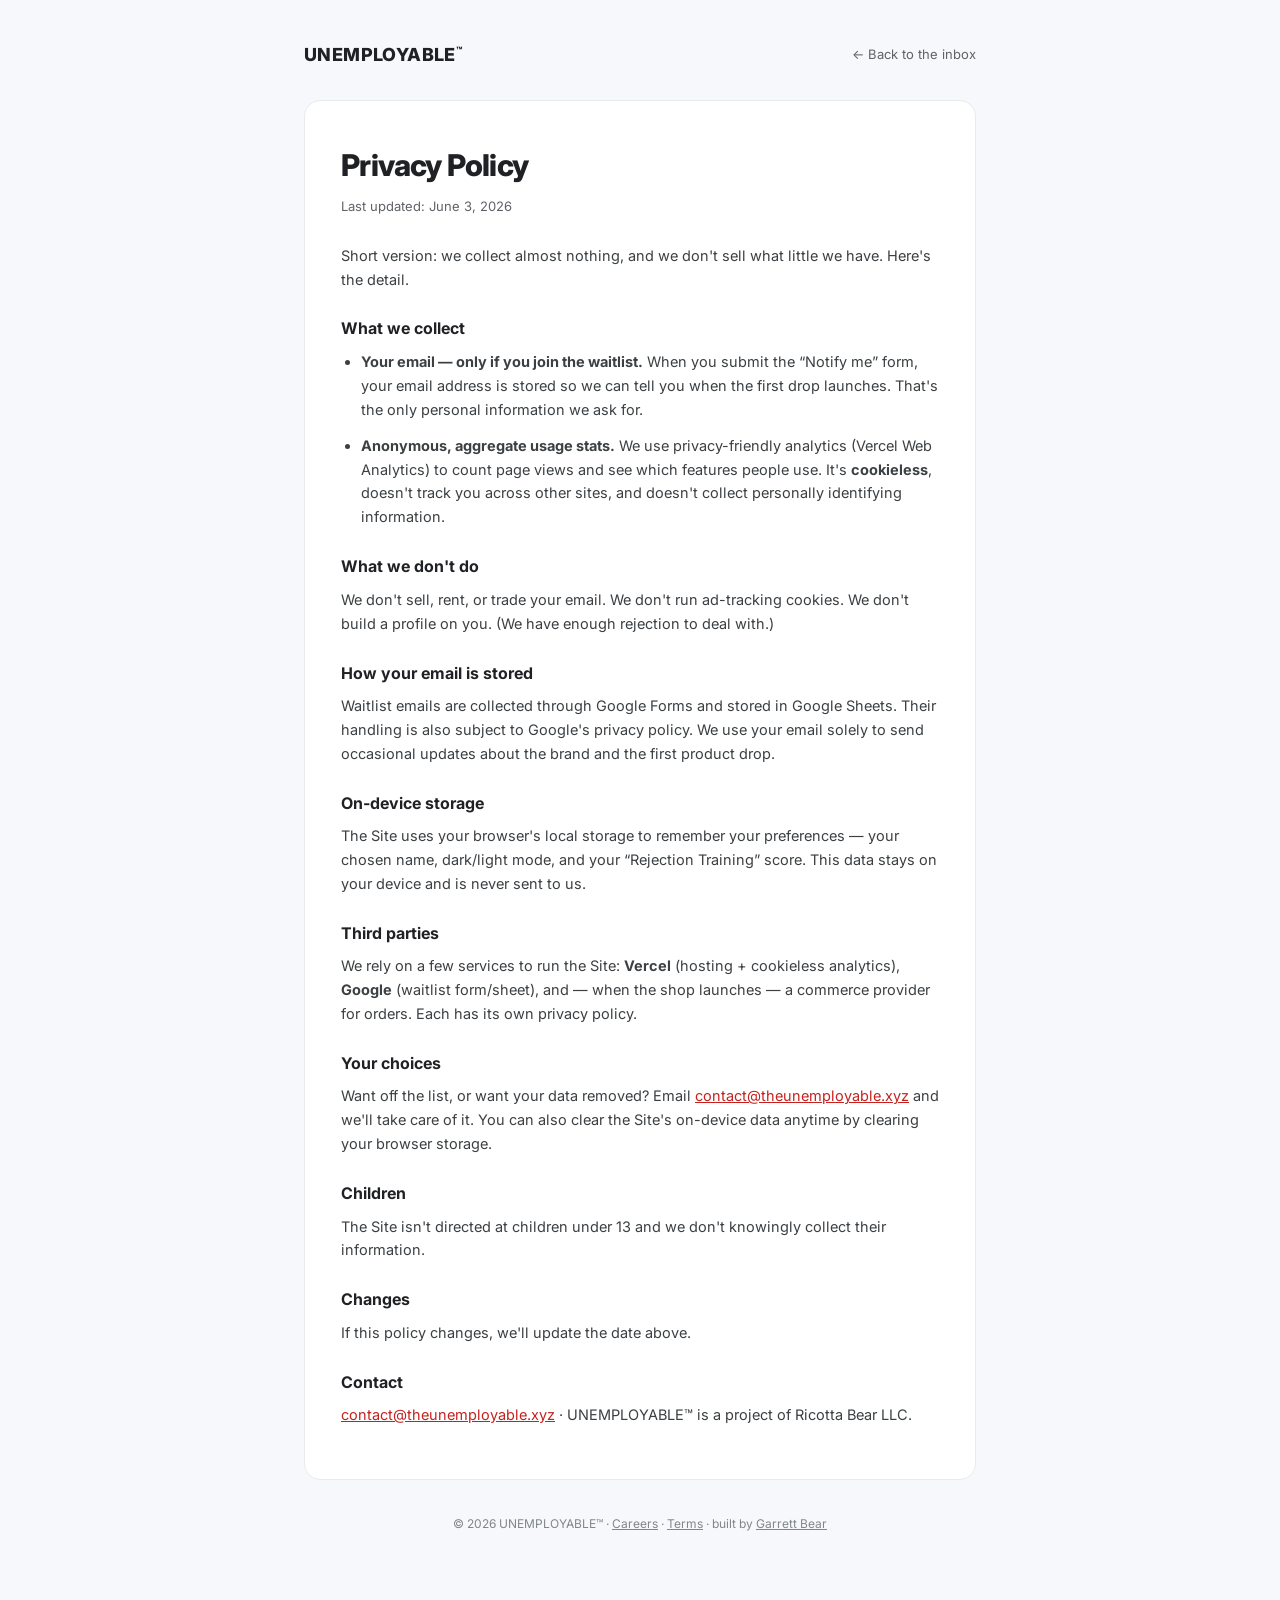
<file: privacy.html>
<!DOCTYPE html>
<html lang="en">
<head>
  <meta charset="UTF-8" />
  <meta name="viewport" content="width=device-width, initial-scale=1.0" />
  <title>Privacy Policy — UNEMPLOYABLE™</title>
  <meta name="description" content="Privacy Policy for theunemployable.xyz — what we collect (barely anything) and how we use it." />
  <meta name="robots" content="index,follow" />
  <link rel="icon" type="image/svg+xml" href="favicon.svg" />
  <link rel="preconnect" href="https://fonts.googleapis.com" />
  <link rel="preconnect" href="https://fonts.gstatic.com" crossorigin />
  <link href="https://fonts.googleapis.com/css2?family=Inter:wght@400;500;700;800&display=swap" rel="stylesheet" />
  <style>
    :root{--bg:#f6f8fc;--card:#fff;--text:#202124;--soft:#5f6368;--line:#e8eaed;--accent:#c5221f}
    *{box-sizing:border-box;margin:0;padding:0}
    body{background:var(--bg);color:var(--text);font-family:"Inter",system-ui,Arial,sans-serif;-webkit-font-smoothing:antialiased;line-height:1.65}
    .wrap{max-width:720px;margin:0 auto;padding:40px 24px 80px}
    .top{display:flex;align-items:center;justify-content:space-between;margin-bottom:30px}
    .logo{font-weight:800;letter-spacing:.4px;font-size:18px;text-decoration:none;color:var(--text)}
    .logo sup{font-size:10px}
    .back{font-size:13px;color:var(--soft);text-decoration:none}
    .back:hover{color:var(--text)}
    .card{background:var(--card);border:1px solid var(--line);border-radius:16px;padding:40px 36px}
    h1{font-size:30px;font-weight:800;letter-spacing:-.02em}
    .sub{color:var(--soft);font-size:13px;margin:6px 0 26px}
    h2{font-size:16px;font-weight:700;margin:24px 0 8px}
    p,li{font-size:14.5px;color:#3c4043;margin-bottom:12px}
    ul{padding-left:20px}
    a{color:var(--accent)}
    .foot{margin-top:34px;font-size:12px;color:#80868b;text-align:center}
    .foot a{color:#80868b}
  </style>
</head>
<body>
  <div class="wrap">
    <div class="top">
      <a class="logo" href="https://theunemployable.xyz">UNEMPLOYABLE<sup>™</sup></a>
      <a class="back" href="https://theunemployable.xyz">← Back to the inbox</a>
    </div>
    <div class="card">
      <h1>Privacy Policy</h1>
      <p class="sub">Last updated: June 3, 2026</p>

      <p>Short version: we collect almost nothing, and we don't sell what little we have. Here's the detail.</p>

      <h2>What we collect</h2>
      <ul>
        <li><strong>Your email — only if you join the waitlist.</strong> When you submit the “Notify me” form, your email address is stored so we can tell you when the first drop launches. That's the only personal information we ask for.</li>
        <li><strong>Anonymous, aggregate usage stats.</strong> We use privacy-friendly analytics (Vercel Web Analytics) to count page views and see which features people use. It's <strong>cookieless</strong>, doesn't track you across other sites, and doesn't collect personally identifying information.</li>
      </ul>

      <h2>What we don't do</h2>
      <p>We don't sell, rent, or trade your email. We don't run ad-tracking cookies. We don't build a profile on you. (We have enough rejection to deal with.)</p>

      <h2>How your email is stored</h2>
      <p>Waitlist emails are collected through Google Forms and stored in Google Sheets. Their handling is also subject to Google's privacy policy. We use your email solely to send occasional updates about the brand and the first product drop.</p>

      <h2>On-device storage</h2>
      <p>The Site uses your browser's local storage to remember your preferences — your chosen name, dark/light mode, and your “Rejection Training” score. This data stays on your device and is never sent to us.</p>

      <h2>Third parties</h2>
      <p>We rely on a few services to run the Site: <strong>Vercel</strong> (hosting + cookieless analytics), <strong>Google</strong> (waitlist form/sheet), and — when the shop launches — a commerce provider for orders. Each has its own privacy policy.</p>

      <h2>Your choices</h2>
      <p>Want off the list, or want your data removed? Email <a href="mailto:contact@theunemployable.xyz">contact@theunemployable.xyz</a> and we'll take care of it. You can also clear the Site's on-device data anytime by clearing your browser storage.</p>

      <h2>Children</h2>
      <p>The Site isn't directed at children under 13 and we don't knowingly collect their information.</p>

      <h2>Changes</h2>
      <p>If this policy changes, we'll update the date above.</p>

      <h2>Contact</h2>
      <p><a href="mailto:contact@theunemployable.xyz">contact@theunemployable.xyz</a> · UNEMPLOYABLE™ is a project of Ricotta Bear LLC.</p>
    </div>
    <p class="foot">© <span id="yr">2026</span> UNEMPLOYABLE™ · <a href="/careers">Careers</a> · <a href="/terms">Terms</a> · built by <a href="https://garrettbear.com">Garrett Bear</a></p>
  </div>
  <script>document.getElementById("yr").textContent=new Date().getFullYear();</script>
</body>
</html>
</file>
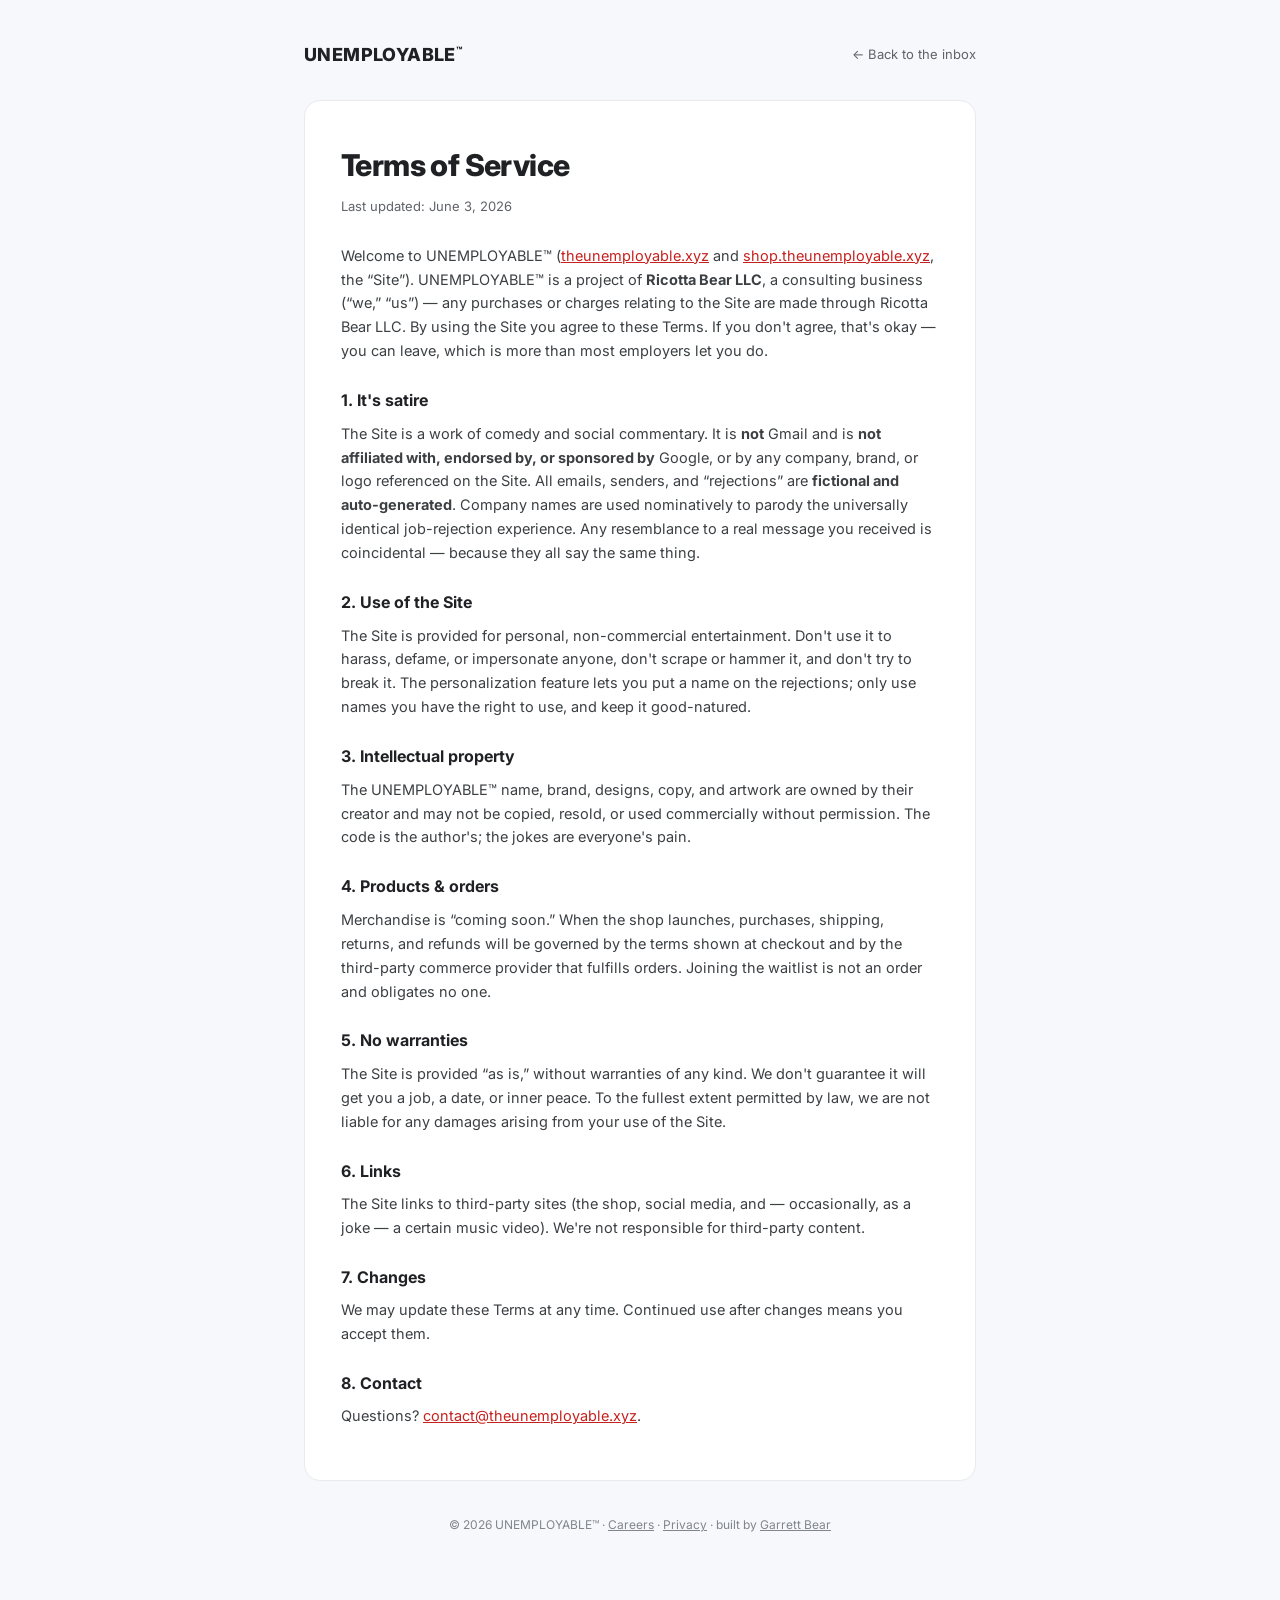
<file: terms.html>
<!DOCTYPE html>
<html lang="en">
<head>
  <meta charset="UTF-8" />
  <meta name="viewport" content="width=device-width, initial-scale=1.0" />
  <title>Terms of Service — UNEMPLOYABLE™</title>
  <meta name="description" content="Terms of Service for theunemployable.xyz — a satire site and clothing brand." />
  <meta name="robots" content="index,follow" />
  <link rel="icon" type="image/svg+xml" href="favicon.svg" />
  <link rel="preconnect" href="https://fonts.googleapis.com" />
  <link rel="preconnect" href="https://fonts.gstatic.com" crossorigin />
  <link href="https://fonts.googleapis.com/css2?family=Inter:wght@400;500;700;800&display=swap" rel="stylesheet" />
  <style>
    :root{--bg:#f6f8fc;--card:#fff;--text:#202124;--soft:#5f6368;--line:#e8eaed;--accent:#c5221f}
    *{box-sizing:border-box;margin:0;padding:0}
    body{background:var(--bg);color:var(--text);font-family:"Inter",system-ui,Arial,sans-serif;-webkit-font-smoothing:antialiased;line-height:1.65}
    .wrap{max-width:720px;margin:0 auto;padding:40px 24px 80px}
    .top{display:flex;align-items:center;justify-content:space-between;margin-bottom:30px}
    .logo{font-weight:800;letter-spacing:.4px;font-size:18px;text-decoration:none;color:var(--text)}
    .logo sup{font-size:10px}
    .back{font-size:13px;color:var(--soft);text-decoration:none}
    .back:hover{color:var(--text)}
    .card{background:var(--card);border:1px solid var(--line);border-radius:16px;padding:40px 36px}
    h1{font-size:30px;font-weight:800;letter-spacing:-.02em}
    .sub{color:var(--soft);font-size:13px;margin:6px 0 26px}
    h2{font-size:16px;font-weight:700;margin:24px 0 8px}
    p,li{font-size:14.5px;color:#3c4043;margin-bottom:12px}
    ul{padding-left:20px}
    a{color:var(--accent)}
    .foot{margin-top:34px;font-size:12px;color:#80868b;text-align:center}
    .foot a{color:#80868b}
  </style>
</head>
<body>
  <div class="wrap">
    <div class="top">
      <a class="logo" href="https://theunemployable.xyz">UNEMPLOYABLE<sup>™</sup></a>
      <a class="back" href="https://theunemployable.xyz">← Back to the inbox</a>
    </div>
    <div class="card">
      <h1>Terms of Service</h1>
      <p class="sub">Last updated: June 3, 2026</p>

      <p>Welcome to UNEMPLOYABLE™ (<a href="https://theunemployable.xyz">theunemployable.xyz</a> and <a href="https://shop.theunemployable.xyz">shop.theunemployable.xyz</a>, the “Site”). UNEMPLOYABLE™ is a project of <strong>Ricotta Bear LLC</strong>, a consulting business (“we,” “us”) — any purchases or charges relating to the Site are made through Ricotta Bear LLC. By using the Site you agree to these Terms. If you don't agree, that's okay — you can leave, which is more than most employers let you do.</p>

      <h2>1. It's satire</h2>
      <p>The Site is a work of comedy and social commentary. It is <strong>not</strong> Gmail and is <strong>not affiliated with, endorsed by, or sponsored by</strong> Google, or by any company, brand, or logo referenced on the Site. All emails, senders, and “rejections” are <strong>fictional and auto-generated</strong>. Company names are used nominatively to parody the universally identical job-rejection experience. Any resemblance to a real message you received is coincidental — because they all say the same thing.</p>

      <h2>2. Use of the Site</h2>
      <p>The Site is provided for personal, non-commercial entertainment. Don't use it to harass, defame, or impersonate anyone, don't scrape or hammer it, and don't try to break it. The personalization feature lets you put a name on the rejections; only use names you have the right to use, and keep it good-natured.</p>

      <h2>3. Intellectual property</h2>
      <p>The UNEMPLOYABLE™ name, brand, designs, copy, and artwork are owned by their creator and may not be copied, resold, or used commercially without permission. The code is the author's; the jokes are everyone's pain.</p>

      <h2>4. Products &amp; orders</h2>
      <p>Merchandise is “coming soon.” When the shop launches, purchases, shipping, returns, and refunds will be governed by the terms shown at checkout and by the third-party commerce provider that fulfills orders. Joining the waitlist is not an order and obligates no one.</p>

      <h2>5. No warranties</h2>
      <p>The Site is provided “as is,” without warranties of any kind. We don't guarantee it will get you a job, a date, or inner peace. To the fullest extent permitted by law, we are not liable for any damages arising from your use of the Site.</p>

      <h2>6. Links</h2>
      <p>The Site links to third-party sites (the shop, social media, and — occasionally, as a joke — a certain music video). We're not responsible for third-party content.</p>

      <h2>7. Changes</h2>
      <p>We may update these Terms at any time. Continued use after changes means you accept them.</p>

      <h2>8. Contact</h2>
      <p>Questions? <a href="mailto:contact@theunemployable.xyz">contact@theunemployable.xyz</a>.</p>
    </div>
    <p class="foot">© <span id="yr">2026</span> UNEMPLOYABLE™ · <a href="/careers">Careers</a> · <a href="/privacy">Privacy</a> · built by <a href="https://garrettbear.com">Garrett Bear</a></p>
  </div>
  <script>document.getElementById("yr").textContent=new Date().getFullYear();</script>
</body>
</html>
</file>
